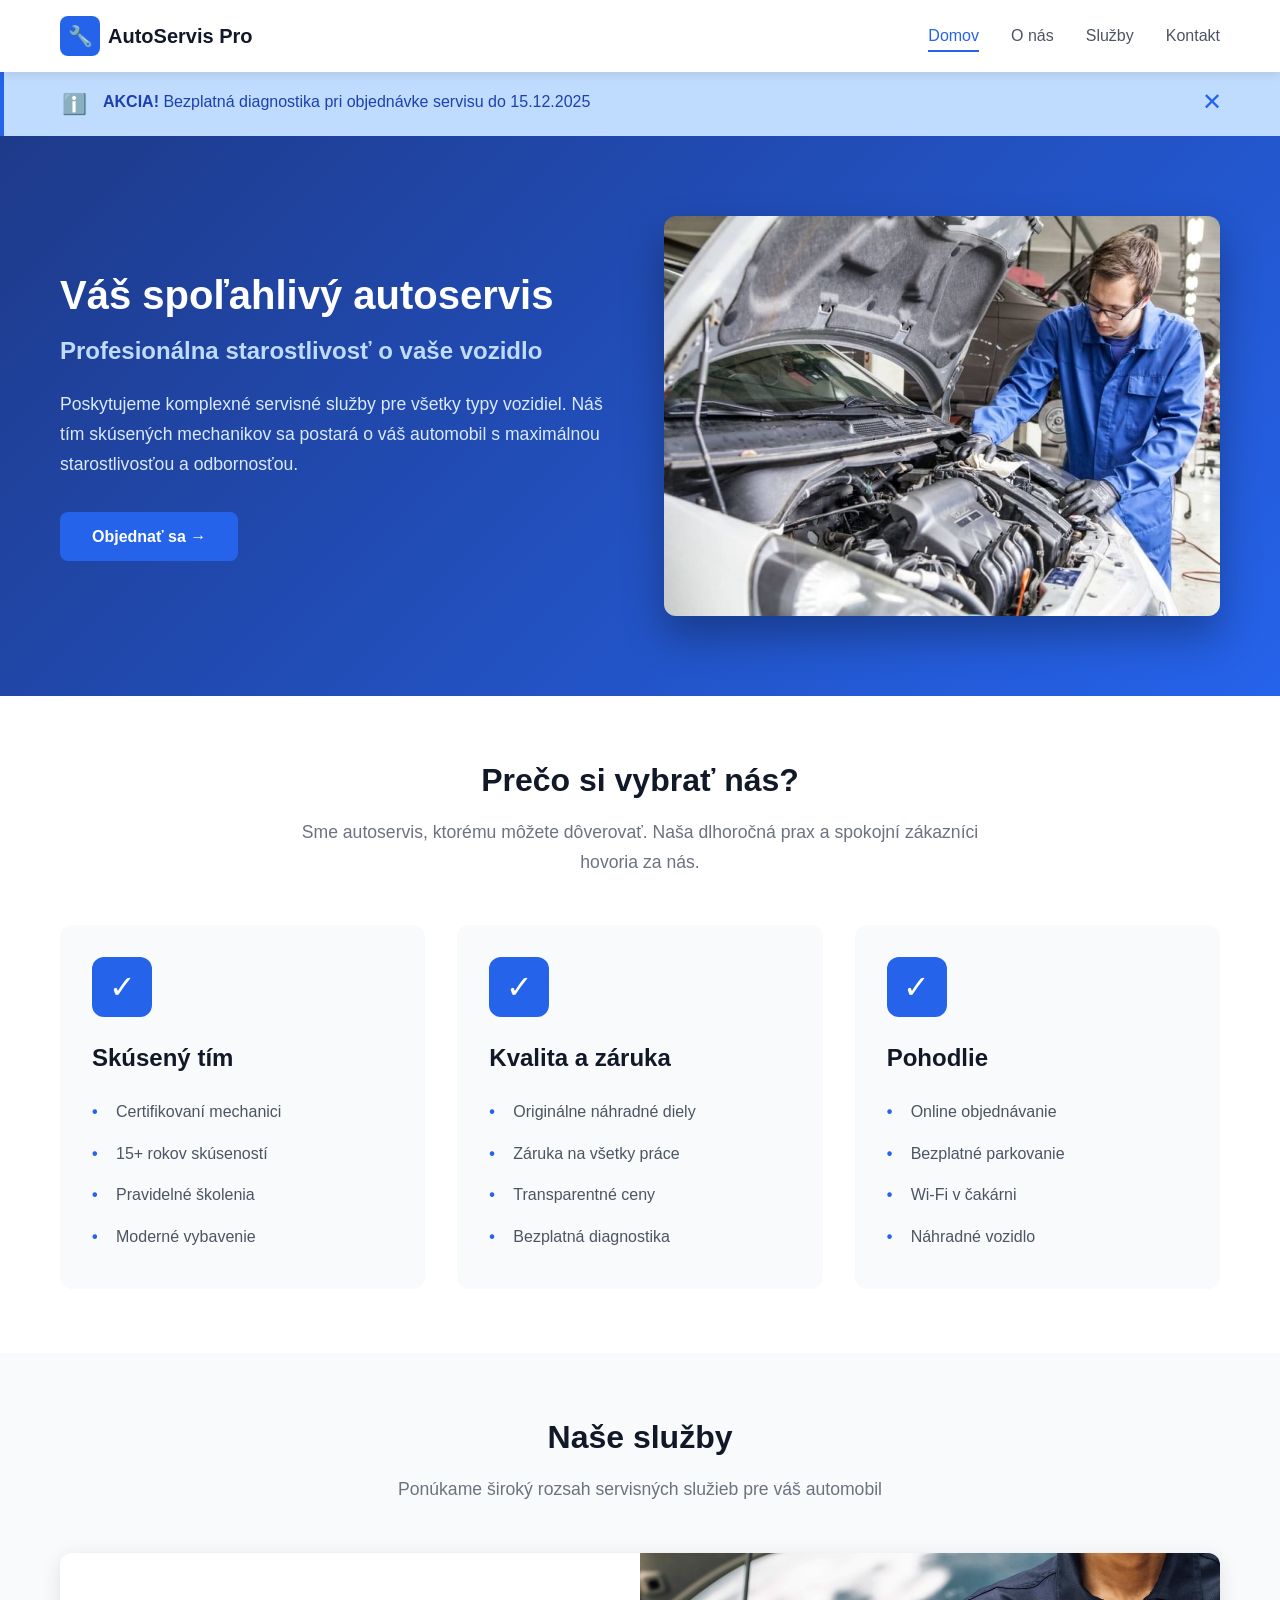
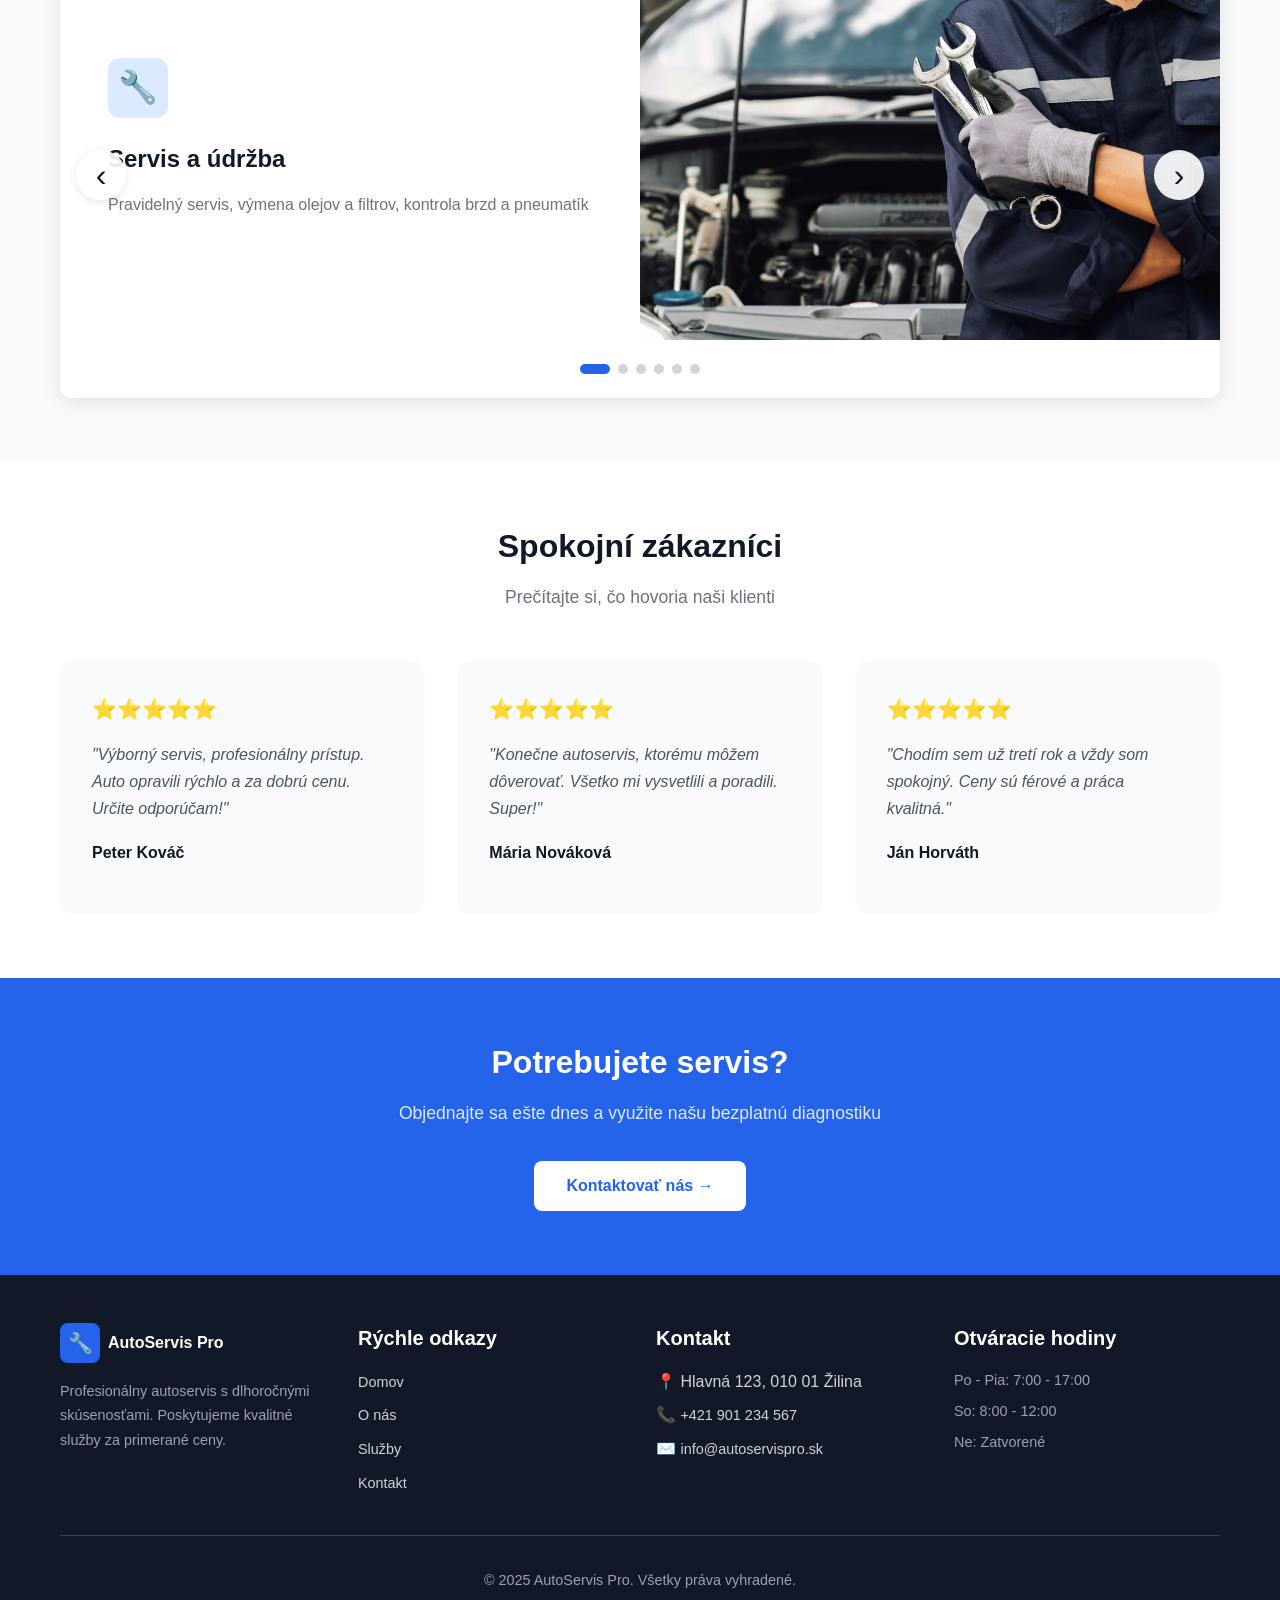
<file: index.html>
<!DOCTYPE html>
<html lang="sk">
<head>
    <meta charset="UTF-8">
    <meta name="viewport" content="width=device-width, initial-scale=1.0">
    
    <!-- Meta značky-->
    <meta name="description" content="AutoServis Pro - profesionálny autoservis v Žiline. Ponúkame komplexné servisné služby, opravy motorov, diagnostiku, servis klimatizácie a mnoho ďalšieho. Férové ceny a záruka kvality.">
    <meta name="keywords" content="autoservis, oprava áut, servis vozidiel, Žilina, diagnostika, oprava motora, výmena oleja, STK, EK, klimatizácia, brzdy, geometria">
    <meta name="author" content="AutoServis Pro">
    
    <title>AutoServis Pro - Profesionálny autoservis Žilina</title>
    
    <!--prepojenie CSS -->
    <link rel="stylesheet" href="css/style.css">
</head>
<body>
    <!--Navigácia (Navbar) -->
    <nav id="navbar" class="navbar">
        <div class="container">
            <div class="nav-wrapper">
                <a href="index.html" class="logo">
                    <div class="logo-icon">🔧</div>
                    <span class="logo-text">AutoServis Pro</span>
                </a>

                <!-- Hlavné menu s odkazmi na stránky -->
                <ul class="nav-menu" id="navMenu">
                    <li><a href="index.html" class="nav-link">Domov</a></li>
                    <li><a href="o_nas.html" class="nav-link">O nás</a></li>
                    <li><a href="sluzby.html" class="nav-link">Služby</a></li>
                    <li><a href="kontakt.html" class="nav-link">Kontakt</a></li>
                </ul>

                <!-- Tlačidlo hamburger menu pre mobilné zariadenia -->
                <button class="hamburger" id="hamburger" aria-label="Toggle menu">
                    <span></span>
                    <span></span>
                    <span></span>
                </button>
            </div>
        </div>
    </nav>

    <!--Alert -->
    <div class="alert" id="alert">
        <div class="container">
            <div class="alert-content">
                <span class="alert-icon">ℹ️</span>
                <p class="alert-text">
                    <strong>AKCIA!</strong> Bezplatná diagnostika pri objednávke servisu do 15.12.2025
                </p>
                <!-- Tlačidlo na zatvorenie upozornenia -->
                <button class="alert-close" id="alertClose" aria-label="Zavrieť upozornenie">✕</button>
            </div>
        </div>
    </div>

    <main>
        <!--Banner s textom-->
        <!-- Rôzne nadpisy (Headings) -->
        <section class="hero">
            <div class="container">
                <div class="hero-content">
                    <div class="hero-text">
                        <h1>Váš spoľahlivý autoservis</h1>
                        <h2>Profesionálna starostlivosť o vaše vozidlo</h2>
                        <p>
                            Poskytujeme komplexné servisné služby pre všetky typy vozidiel.
                            Náš tím skúsených mechanikov sa postará o váš automobil s maximálnou
                            starostlivosťou a odbornosťou.
                        </p>
                        <!-- Tlačidlo s preklikom na inú stránku (styled link) -->
                        <a href="kontakt.html" class="btn btn-primary">
                            Objednať sa →   
                        </a>
                    </div>
                    <!-- Obrázky (Images) -->
                    <div class="hero-image">
                        <img src="img/Mechanik pri práci.jpg" alt="Mechanik pri práci" loading="lazy">
                    </div>
                </div>
            </div>
        </section>
        <section class="features">
            <div class="container">
                <!-- Rôzne nadpisy (Headings) -->
                <div class="section-header">
                    <h2>Prečo si vybrať nás?</h2>
                    <p>Sme autoservis, ktorému môžete dôverovať. Naša dlhoročná prax a spokojní zákazníci hovoria za nás.</p>
                </div>

                <div class="features-grid">
                    <!--Zoznam (Lists) -->
                    <div class="feature-card">
                        <div class="feature-icon">✓</div>
                        <h3>Skúsený tím</h3>
                        <ul class="feature-list">
                            <li>Certifikovaní mechanici</li>
                            <li>15+ rokov skúseností</li>
                            <li>Pravidelné školenia</li>
                            <li>Moderné vybavenie</li>
                        </ul>
                    </div>

                    <div class="feature-card">
                        <div class="feature-icon">✓</div>
                        <h3>Kvalita a záruka</h3>
                        <ul class="feature-list">
                            <li>Originálne náhradné diely</li>
                            <li>Záruka na všetky práce</li>
                            <li>Transparentné ceny</li>
                            <li>Bezplatná diagnostika</li>
                        </ul>
                    </div>

                    <div class="feature-card">
                        <div class="feature-icon">✓</div>
                        <h3>Pohodlie</h3>
                        <ul class="feature-list">
                            <li>Online objednávanie</li>
                            <li>Bezplatné parkovanie</li>
                            <li>Wi-Fi v čakárni</li>
                            <li>Náhradné vozidlo</li>
                        </ul>
                    </div>
                </div>
            </div>
        </section>

        <!-- Slideshow (Carousel) -->
        <section class="carousel-section">
            <div class="container">
                <div class="section-header">
                    <h2>Naše služby</h2>
                    <p>Ponúkame široký rozsah servisných služieb pre váš automobil</p>
                </div>

                <div class="carousel">
                    <div class="carousel-container" id="carouselContainer">
                    </div>
                    <button class="carousel-btn carousel-prev" id="carouselPrev" aria-label="Predchádzajúci slide">‹</button>
                    <button class="carousel-btn carousel-next" id="carouselNext" aria-label="Nasledujúci slide">›</button>
                    <div class="carousel-indicators" id="carouselIndicators">
                    </div>
                </div>
            </div>
        </section>

        <section class="reviews">
            <div class="container">
                <div class="section-header">
                    <h2>Spokojní zákazníci</h2>
                    <p>Prečítajte si, čo hovoria naši klienti</p>
                </div>

                <div class="reviews-grid">
                    <div class="review-card">
                        <div class="rating">⭐⭐⭐⭐⭐</div>
                        <p class="review-text">"Výborný servis, profesionálny prístup. Auto opravili rýchlo a za dobrú cenu. Určite odporúčam!"</p>
                        <p class="review-author">Peter Kováč</p>
                    </div>
                    <div class="review-card">
                        <div class="rating">⭐⭐⭐⭐⭐</div>
                        <p class="review-text">"Konečne autoservis, ktorému môžem dôverovať. Všetko mi vysvetlili a poradili. Super!"</p>
                        <p class="review-author">Mária Nováková</p>
                    </div>
                    <div class="review-card">
                        <div class="rating">⭐⭐⭐⭐⭐</div>
                        <p class="review-text">"Chodím sem už tretí rok a vždy som spokojný. Ceny sú férové a práca kvalitná."</p>
                        <p class="review-author">Ján Horváth</p>
                    </div>
                </div>
            </div>
        </section>
        <section class="cta">
            <div class="container">
                <h2>Potrebujete servis?</h2>
                <p>Objednajte sa ešte dnes a využite našu bezplatnú diagnostiku</p>
                <!-- Tlačidlo s preklikom na inú stránku (styled link) -->
                <a href="kontakt.html" class="btn btn-white">Kontaktovať nás →</a>
            </div>
        </section>
    </main>

    <!--Footer -->
    <footer class="footer">
        <div class="container">
            <div class="footer-grid">
                <div class="footer-col">
                    <div class="footer-logo">
                        <div class="logo-icon">🔧</div>
                        <span>AutoServis Pro</span>
                    </div>
                    <p>Profesionálny autoservis s dlhoročnými skúsenosťami. Poskytujeme kvalitné služby za primerané ceny.</p>
                </div>

                <div class="footer-col">
                    <h4>Rýchle odkazy</h4>
                    <ul class="footer-links">
                        <li><a href="index.html">Domov</a></li>
                        <li><a href="o_nas.html">O nás</a></li>
                        <li><a href="sluzby.html">Služby</a></li>
                        <li><a href="kontakt.html">Kontakt</a></li>
                    </ul>
                </div>
                <div class="footer-col">
                    <h4>Kontakt</h4>
                    <ul class="footer-contact">
                        <li>📍 Hlavná 123, 010 01 Žilina</li>   
                        <li>📞 <a href="tel:+421901234567">+421 901 234 567</a></li>
                        <li>✉️ <a href="mailto:info@autoservispro.sk">info@autoservispro.sk</a></li>
                    </ul>
                </div>

                <div class="footer-col">
                    <h4>Otváracie hodiny</h4>
                    <ul class="footer-hours">
                        <li>Po - Pia: 7:00 - 17:00</li>
                        <li>So: 8:00 - 12:00</li>
                        <li>Ne: Zatvorené</li>
                    </ul>
                </div>
            </div>

            <div class="footer-bottom">
                <p>&copy; 2025 AutoServis Pro. Všetky práva vyhradené.</p>
            </div>
        </div>
    </footer>

    <script src="js/app.js"></script>
</body>
</html>
</file>
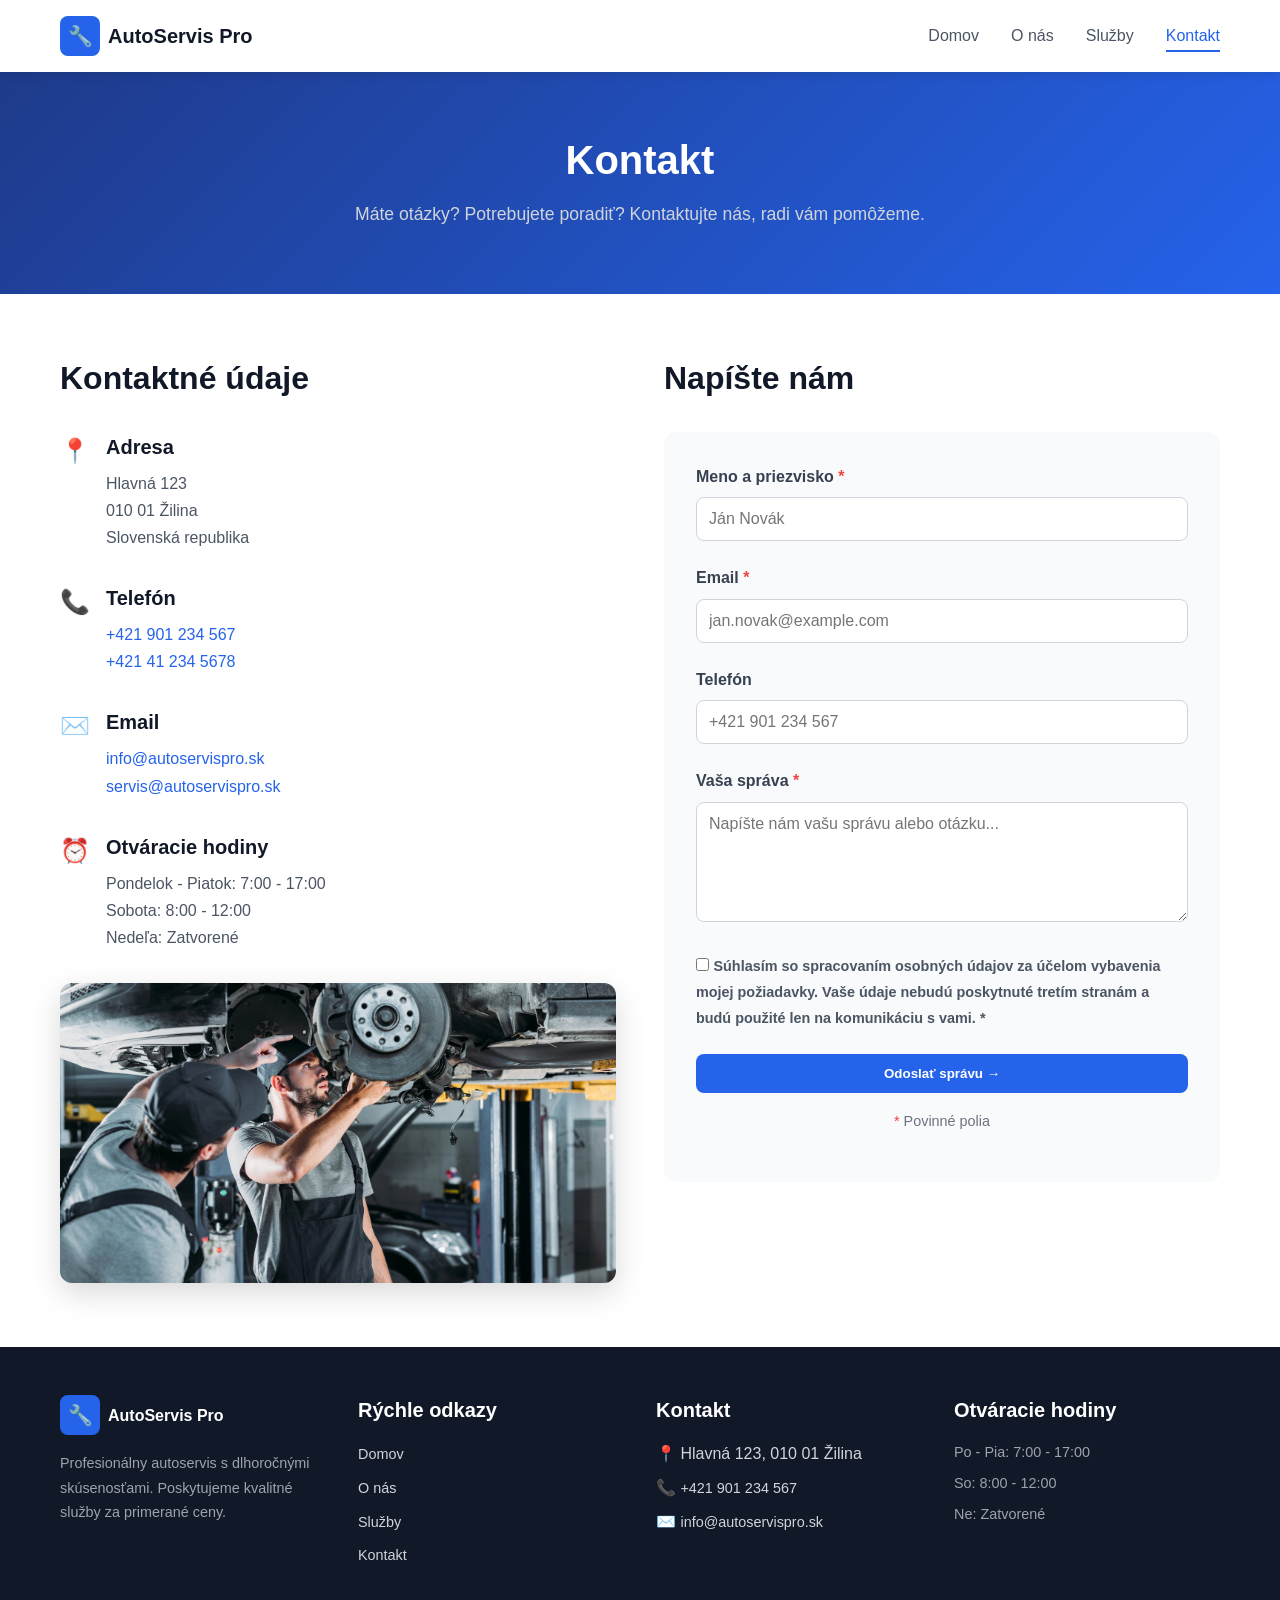
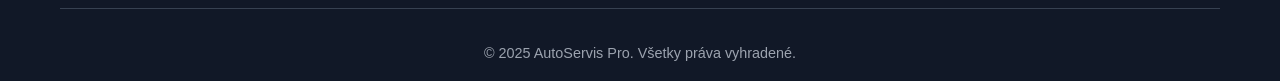
<file: kontakt.html>
<!DOCTYPE html>
<html lang="sk">
<head>
    <meta charset="UTF-8">
    <meta name="viewport" content="width=device-width, initial-scale=1.0">
    
    <!-- Meta značky-->
    <meta name="description" content="Kontakt - AutoServis Pro. Kontaktujte nás na +421 901 234 567 alebo info@autoservispro.sk. Nájdete nás na Hlavná 123, Žilina.">
    <meta name="keywords" content="kontakt, autoservis žilina, telefón, email, adresa, objednávka, formulár">
    <meta name="author" content="AutoServis Pro">
    
    <title>Kontakt - AutoServis Pro</title>
    
    <!-- prepojenie css -->
    <link rel="stylesheet" href="css/style.css">
</head>
<body>
    <!--Navigácia (Navbar) -->
    <nav id="navbar" class="navbar">
        <div class="container">
            <div class="nav-wrapper">
                <a href="index.html" class="logo">
                    <div class="logo-icon">🔧</div>
                    <span class="logo-text">AutoServis Pro</span>
                </a>

                <ul class="nav-menu" id="navMenu">
                    <li><a href="index.html" class="nav-link">Domov</a></li>
                    <li><a href="o_nas.html" class="nav-link">O nás</a></li>
                    <li><a href="sluzby.html" class="nav-link">Služby</a></li>
                    <li><a href="kontakt.html" class="nav-link">Kontakt</a></li>
                </ul>

                <button class="hamburger" id="hamburger" aria-label="Toggle menu">
                    <span></span>
                    <span></span>
                    <span></span>
                </button>
            </div>
        </div>
    </nav>

    <main>
        <!--Banner s textom (Page header) -->
        <!-- Rôzne nadpisy (Headings) -->
        <section class="page-header page-header-blue">
            <div class="container">
                <h1>Kontakt</h1>
                <p>Máte otázky? Potrebujete poradiť? Kontaktujte nás, radi vám pomôžeme.</p>
            </div>
        </section>

        <!-- Sekcia s kontaktnými informáciami a formulárom -->
        <section class="contact-section">
            <div class="container">
                <div class="contact-grid">
                    <div class="contact-info">
                        <h2>Kontaktné údaje</h2>
                        <div class="contact-item">
                            <div class="contact-icon">📍</div>
                            <div>
                                <h4>Adresa</h4>
                                <p>Hlavná 123<br>010 01 Žilina<br>Slovenská republika</p>
                            </div>
                        </div>

                        <!-- Odkaz na email a telefón (mailto / tel) -->
                        <div class="contact-item">
                            <div class="contact-icon">📞</div>
                            <div>
                                <h4>Telefón</h4>
                                <p><a href="tel:+421901234567">+421 901 234 567</a></p>
                                <p><a href="tel:+421412345678">+421 41 234 5678</a></p>
                            </div>
                        </div>

                        <div class="contact-item">
                            <div class="contact-icon">✉️</div>
                            <div>
                                <h4>Email</h4>
                                <p><a href="mailto:info@autoservispro.sk">info@autoservispro.sk</a></p>
                                <p><a href="mailto:servis@autoservispro.sk">servis@autoservispro.sk</a></p>
                            </div>
                        </div>

                        <div class="contact-item">
                            <div class="contact-icon">⏰</div>
                            <div>
                                <h4>Otváracie hodiny</h4>
                                <p>
                                    Pondelok - Piatok: 7:00 - 17:00<br>
                                    Sobota: 8:00 - 12:00<br>
                                    Nedeľa: Zatvorené
                                </p>
                            </div>
                        </div>

                        <!--Obrázky (Images) -->
                        <div class="contact-image">
                            <img src="img/oprava vozidla kontakt.jpg" alt="AutoServis Pro" loading="lazy">
                        </div>
                    </div>
                    <div class="contact-form-wrapper">
                        <h2>Napíšte nám</h2>
                        
                        <!--Formulár (Form) -->
                        <form id="contactForm" class="contact-form" novalidate>
                            <!-- Pole pre meno a priezvisko -->
                            <div class="form-group">
                                <label for="name">Meno a priezvisko <span class="required">*</span></label>
                                <input 
                                    type="text" 
                                    id="name" 
                                    name="name" 
                                    placeholder="Ján Novák"
                                    required
                                >
                                <span class="error-message" id="nameError"></span>
                            </div>

                            <!-- Pole pre emailovú adresu -->
                            <div class="form-group">
                                <label for="email">Email <span class="required">*</span></label>
                                <input 
                                    type="email" 
                                    id="email" 
                                    name="email" 
                                    placeholder="jan.novak@example.com"
                                    required
                                >
                                <span class="error-message" id="emailError"></span>
                            </div>

                            <!-- Pole pre telefónne číslo (voliteľné) -->
                            <div class="form-group">
                                <label for="phone">Telefón</label>
                                <input 
                                    type="tel" 
                                    id="phone" 
                                    name="phone" 
                                    placeholder="+421 901 234 567"
                                >
                            </div>

                            <!-- Pole pre správu -->
                            <div class="form-group">
                                <label for="message">Vaša správa <span class="required">*</span></label>
                                <textarea 
                                    id="message" 
                                    name="message" 
                                    rows="5" 
                                    placeholder="Napíšte nám vašu správu alebo otázku..."
                                    required
                                ></textarea>
                                <span class="error-message" id="messageError"></span>
                            </div>

                            <!-- checkbox -->
                            <div class="form-group checkbox-group">
                                <label class="checkbox-label">
                                    <input 
                                        type="checkbox" 
                                        id="consent" 
                                        name="consent"
                                        required
                                    >
                                    <span>
                                        Súhlasím so spracovaním osobných údajov za účelom vybavenia mojej požiadavky. 
                                        Vaše údaje nebudú poskytnuté tretím stranám a budú použité len na komunikáciu s vami.
                                        <span class="required">*</span>
                                    </span>
                                </label>
                                <span class="error-message" id="consentError"></span>
                            </div>

                            <!-- Tlačidlo na odoslanie formulára -->
                            <button type="submit" class="btn btn-primary btn-full">
                                Odoslať správu →
                            </button>

                            <p class="form-note"><span class="required">*</span> Povinné polia</p>
                        </form>
                    </div>
                </div>
            </div>
        </section>
    </main>

    <!-- Footer -->
    <footer class="footer">
        <div class="container">
            <div class="footer-grid">
                <div class="footer-col">
                    <div class="footer-logo">
                        <div class="logo-icon">🔧</div>
                        <span>AutoServis Pro</span>
                    </div>
                    <p>Profesionálny autoservis s dlhoročnými skúsenosťami. Poskytujeme kvalitné služby za primerané ceny.</p>
                </div>

                <div class="footer-col">
                    <h4>Rýchle odkazy</h4>
                    <ul class="footer-links">
                        <li><a href="index.html">Domov</a></li>
                        <li><a href="o_nas.html">O nás</a></li>
                        <li><a href="sluzby.html">Služby</a></li>
                        <li><a href="kontakt.html">Kontakt</a></li>
                    </ul>
                </div>

                <div class="footer-col">
                    <h4>Kontakt</h4>
                    <ul class="footer-contact">
                        <li>📍 Hlavná 123, 010 01 Žilina</li>
                        <li>📞 <a href="tel:+421901234567">+421 901 234 567</a></li>
                        <li>✉️ <a href="mailto:info@autoservispro.sk">info@autoservispro.sk</a></li>
                    </ul>
                </div>

                <div class="footer-col">
                    <h4>Otváracie hodiny</h4>
                    <ul class="footer-hours">
                        <li>Po - Pia: 7:00 - 17:00</li>
                        <li>So: 8:00 - 12:00</li>
                        <li>Ne: Zatvorené</li>
                    </ul>
                </div>
            </div>

            <div class="footer-bottom">
                <p>&copy; 2025 AutoServis Pro. Všetky práva vyhradené.</p>
            </div>
        </div>
    </footer>
    <script src="js/app.js"></script>
</body>
</html>
</file>
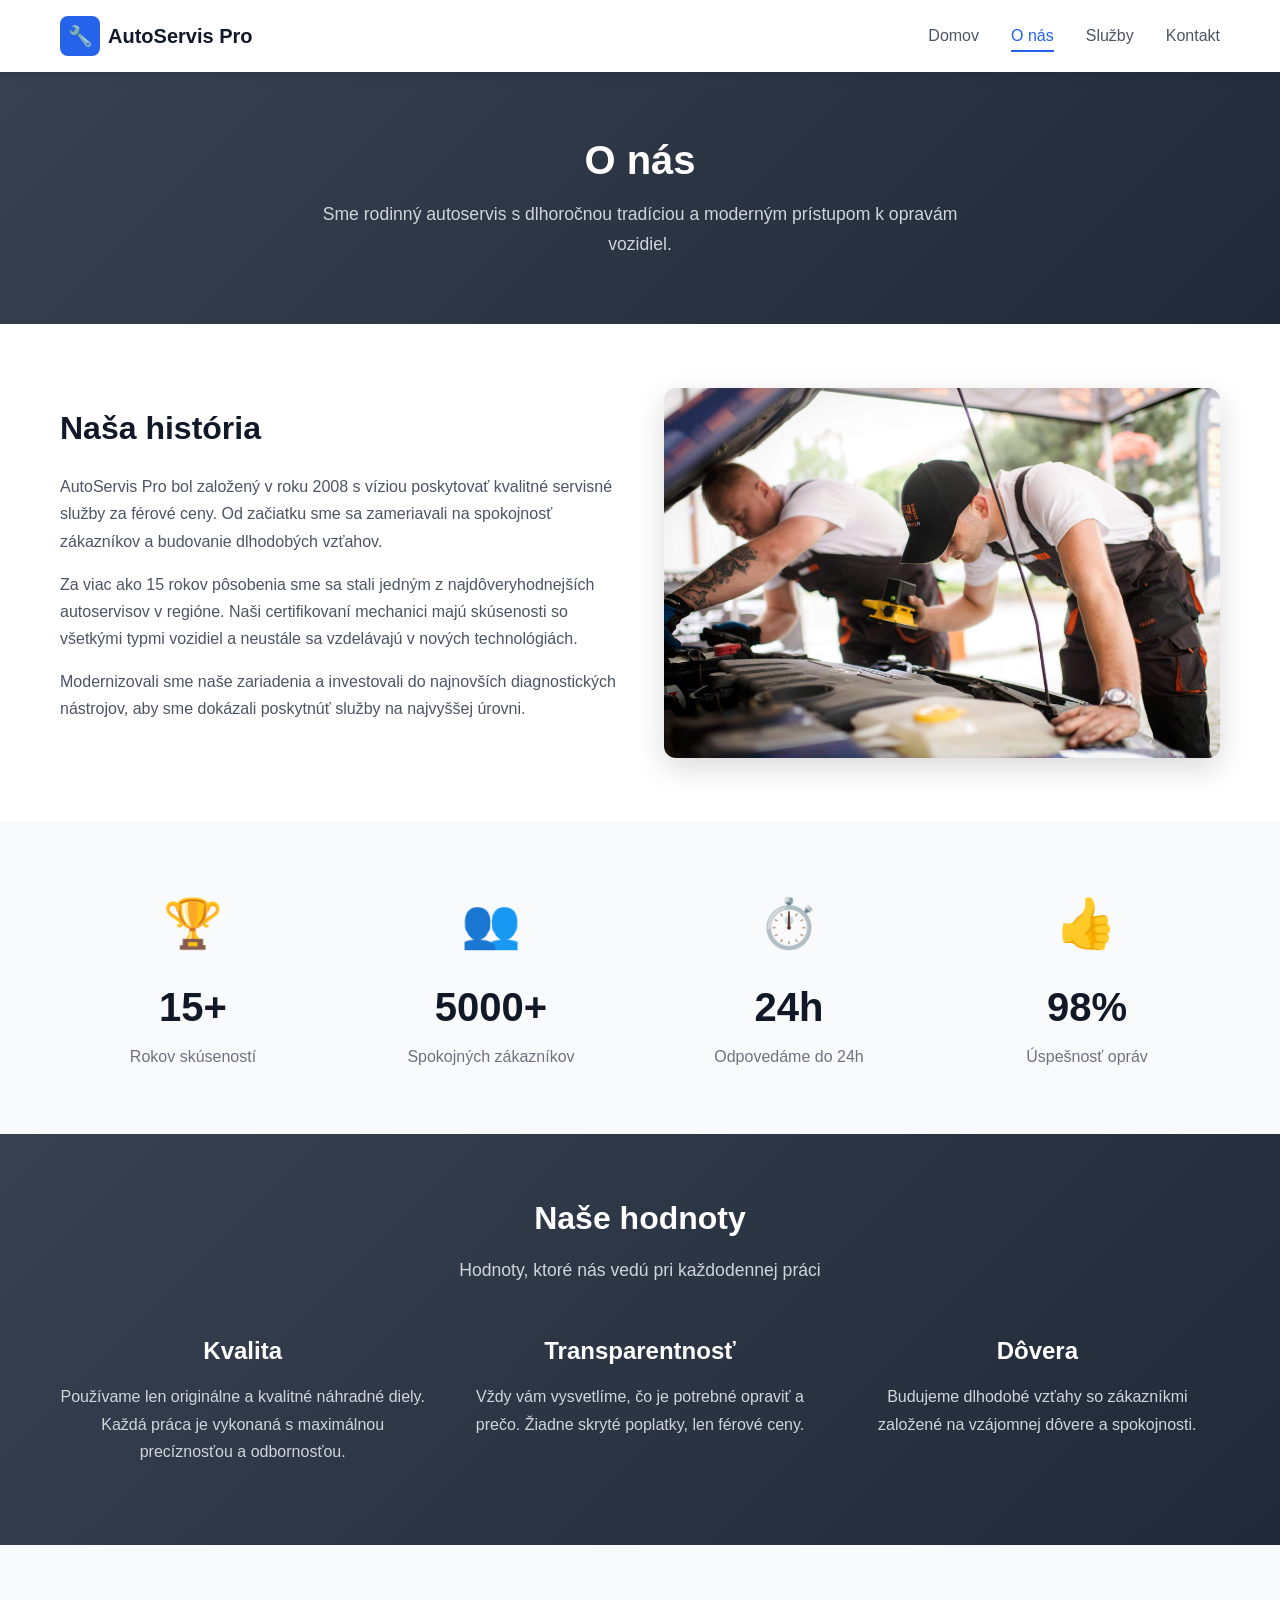
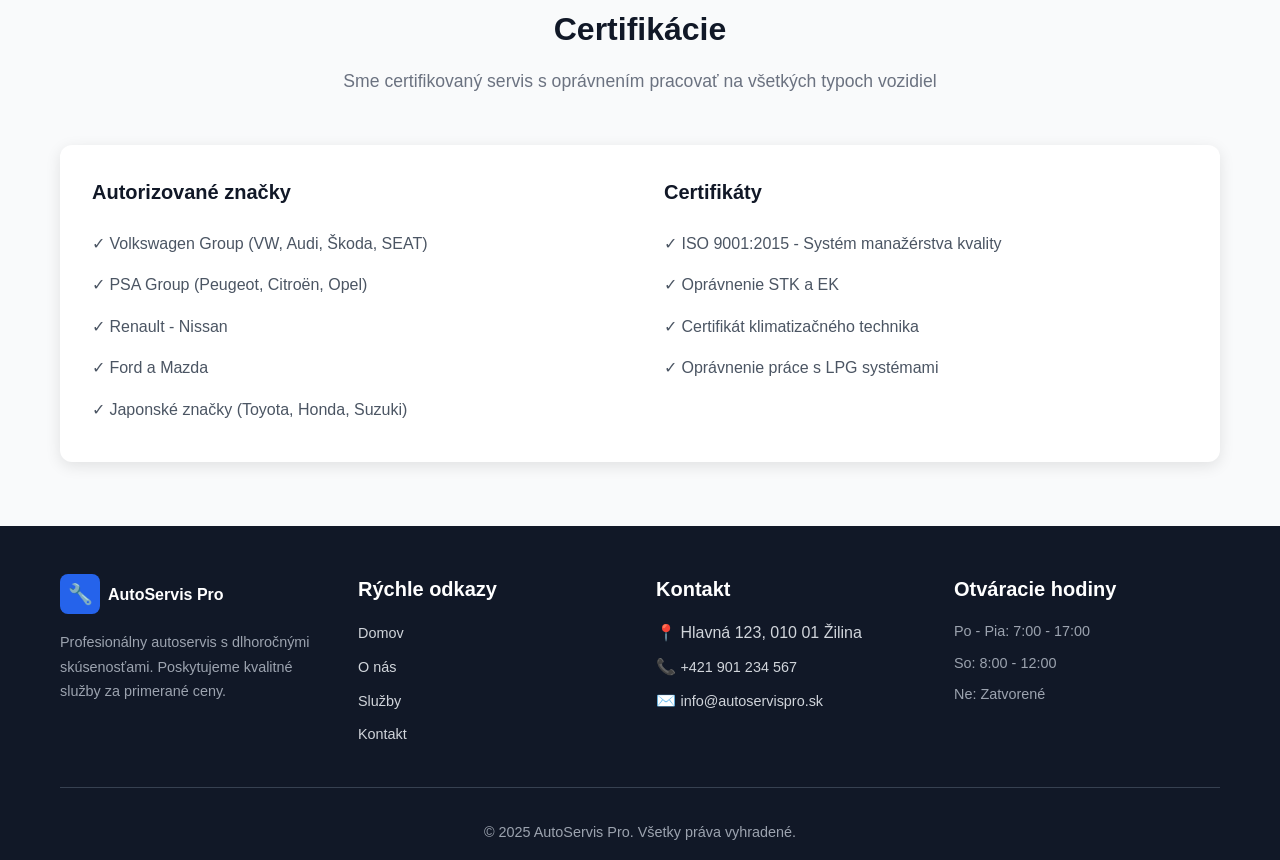
<file: o_nas.html>
<!DOCTYPE html>
<html lang="sk">
<head>
    <meta charset="UTF-8">
    <meta name="viewport" content="width=device-width, initial-scale=1.0">
    
    <!-- Meta značky -->
    <meta name="description" content="O nás - AutoServis Pro. Rodinný autoservis s viac ako 15 rokmi skúseností. Certifikovaní mechanici a moderné vybavenie.">
    <meta name="keywords" content="o nás, autoservis žilina, história, tím mechanikov, certifikácie">
    <meta name="author" content="AutoServis Pro">
    
    <title>O nás - AutoServis Pro</title>
    
    <link rel="stylesheet" href="css/style.css">
</head>
<body>
    <!-- Navigácia (navbar) -->
    <nav id="navbar" class="navbar">
        <div class="container">
            <div class="nav-wrapper">
                <a href="index.html" class="logo">
                    <div class="logo-icon">🔧</div>
                    <span class="logo-text">AutoServis Pro</span>
                </a>

                <ul class="nav-menu" id="navMenu">
                    <li><a href="index.html" class="nav-link">Domov</a></li>
                    <li><a href="o_nas.html" class="nav-link">O nás</a></li>
                    <li><a href="sluzby.html" class="nav-link">Služby</a></li>
                    <li><a href="kontakt.html" class="nav-link">Kontakt</a></li>
                </ul>

                <button class="hamburger" id="hamburger" aria-label="Toggle menu">
                    <span></span>
                    <span></span>
                    <span></span>
                </button>
            </div>
        </div>
    </nav>

    <main>

        <!-- Banner s textom (Page header) -->
        <!--  Rôzne nadpisy (Headings) -->
        <section class="page-header">
            <div class="container">
                <h1>O nás</h1>
                <p>Sme rodinný autoservis s dlhoročnou tradíciou a moderným prístupom k opravám vozidiel.</p>
            </div>
        </section>

        <section class="about-story">
            <div class="container">
                <div class="two-col-layout">
                    <div class="col-text">
                        <h2>Naša história</h2>
                        <p>
                            AutoServis Pro bol založený v roku 2008 s víziou poskytovať kvalitné
                            servisné služby za férové ceny. Od začiatku sme sa zameriavali na
                            spokojnosť zákazníkov a budovanie dlhodobých vzťahov.
                        </p>
                        <p>
                            Za viac ako 15 rokov pôsobenia sme sa stali jedným z najdôveryhodnejších
                            autoservisov v regióne. Naši certifikovaní mechanici majú skúsenosti
                            so všetkými typmi vozidiel a neustále sa vzdelávajú v nových
                            technológiách.
                        </p>
                        <p>
                            Modernizovali sme naše zariadenia a investovali do najnovších
                            diagnostických nástrojov, aby sme dokázali poskytnúť služby na
                            najvyššej úrovni.
                        </p>
                    </div>
                    <!--Obrázky (Images) -->
                    <div class="col-image">
                        <img src="img/Teamová práca.jpg" alt="Náš tím" loading="lazy">
                    </div>
                </div>
            </div>
        </section>

        <section class="stats">
            <div class="container">
                <div class="stats-grid">
                    <div class="stat-card">
                        <div class="stat-icon">🏆</div>
                        <h3 class="stat-number">15+</h3>
                        <p>Rokov skúseností</p>
                    </div>
                    <div class="stat-card">
                        <div class="stat-icon">👥</div>
                        <h3 class="stat-number">5000+</h3>
                        <p>Spokojných zákazníkov</p>
                    </div>
                    <div class="stat-card">
                        <div class="stat-icon">⏱️</div>
                        <h3 class="stat-number">24h</h3>
                        <p>Odpovedáme do 24h</p>
                    </div>
                    <div class="stat-card">
                        <div class="stat-icon">👍</div>
                        <h3 class="stat-number">98%</h3>
                        <p>Úspešnosť opráv</p>
                    </div>
                </div>
            </div>
        </section>

        <section class="values">
            <div class="container">
                <div class="section-header">
                    <h2>Naše hodnoty</h2>
                    <p>Hodnoty, ktoré nás vedú pri každodennej práci</p>
                </div>

                <div class="values-grid">
                    <div class="value-card">
                        <h3>Kvalita</h3>
                        <p>Používame len originálne a kvalitné náhradné diely. Každá práca je vykonaná s maximálnou precíznosťou a odbornosťou.</p>
                    </div>
                    <div class="value-card">
                        <h3>Transparentnosť</h3>
                        <p>Vždy vám vysvetlíme, čo je potrebné opraviť a prečo. Žiadne skryté poplatky, len férové ceny.</p>
                    </div>
                    <div class="value-card">
                        <h3>Dôvera</h3>
                        <p>Budujeme dlhodobé vzťahy so zákazníkmi založené na vzájomnej dôvere a spokojnosti.</p>
                    </div>
                </div>
            </div>
        </section>

        <section class="certifications">
            <div class="container">
                <div class="section-header">
                    <h2>Certifikácie</h2>
                    <p>Sme certifikovaný servis s oprávnením pracovať na všetkých typoch vozidiel</p>
                </div>

                <div class="cert-box">
                    <div class="cert-grid">
                        <div class="cert-col">
                            <h4>Autorizované značky</h4>
                            <!-- Zoznam (Lists) -->
                            <ul class="cert-list">
                                <li>✓ Volkswagen Group (VW, Audi, Škoda, SEAT)</li>
                                <li>✓ PSA Group (Peugeot, Citroën, Opel)</li>
                                <li>✓ Renault - Nissan</li>
                                <li>✓ Ford a Mazda</li>
                                <li>✓ Japonské značky (Toyota, Honda, Suzuki)</li>
                            </ul>
                        </div>
                        <div class="cert-col">
                            <h4>Certifikáty</h4>
                            <ul class="cert-list">
                                <li>✓ ISO 9001:2015 - Systém manažérstva kvality</li>
                                <li>✓ Oprávnenie STK a EK</li>
                                <li>✓ Certifikát klimatizačného technika</li>
                                <li>✓ Oprávnenie práce s LPG systémami</li>
                            </ul>
                        </div>
                    </div>
                </div>
            </div>
        </section>
    </main>

    <!--Footer -->
    <footer class="footer">
        <div class="container">
            <div class="footer-grid">
                <div class="footer-col">
                    <div class="footer-logo">
                        <div class="logo-icon">🔧</div>
                        <span>AutoServis Pro</span>
                    </div>
                    <p>Profesionálny autoservis s dlhoročnými skúsenosťami. Poskytujeme kvalitné služby za primerané ceny.</p>
                </div>

                <div class="footer-col">
                    <h4>Rýchle odkazy</h4>
                    <ul class="footer-links">
                        <li><a href="index.html">Domov</a></li>
                        <li><a href="o_nas.html">O nás</a></li>
                        <li><a href="sluzby.html">Služby</a></li>
                        <li><a href="kontakt.html">Kontakt</a></li>
                    </ul>
                </div>

                <div class="footer-col">
                    <h4>Kontakt</h4>
                    <!--  Odkaz na email a telefón (mailto / tel) -->
                    <ul class="footer-contact">
                        <li>📍 Hlavná 123, 010 01 Žilina</li>
                        <li>📞 <a href="tel:+421901234567">+421 901 234 567</a></li>
                        <li>✉️ <a href="mailto:info@autoservispro.sk">info@autoservispro.sk</a></li>
                    </ul>
                </div>

                <div class="footer-col">
                    <h4>Otváracie hodiny</h4>
                    <ul class="footer-hours">
                        <li>Po - Pia: 7:00 - 17:00</li>
                        <li>So: 8:00 - 12:00</li>
                        <li>Ne: Zatvorené</li>
                    </ul>
                </div>
            </div>

            <div class="footer-bottom">
                <p>&copy; 2025 AutoServis Pro. Všetky práva vyhradené.</p>
            </div>
        </div>
    </footer>

    <script src="js/app.js"></script>
</body>
</html>
</file>
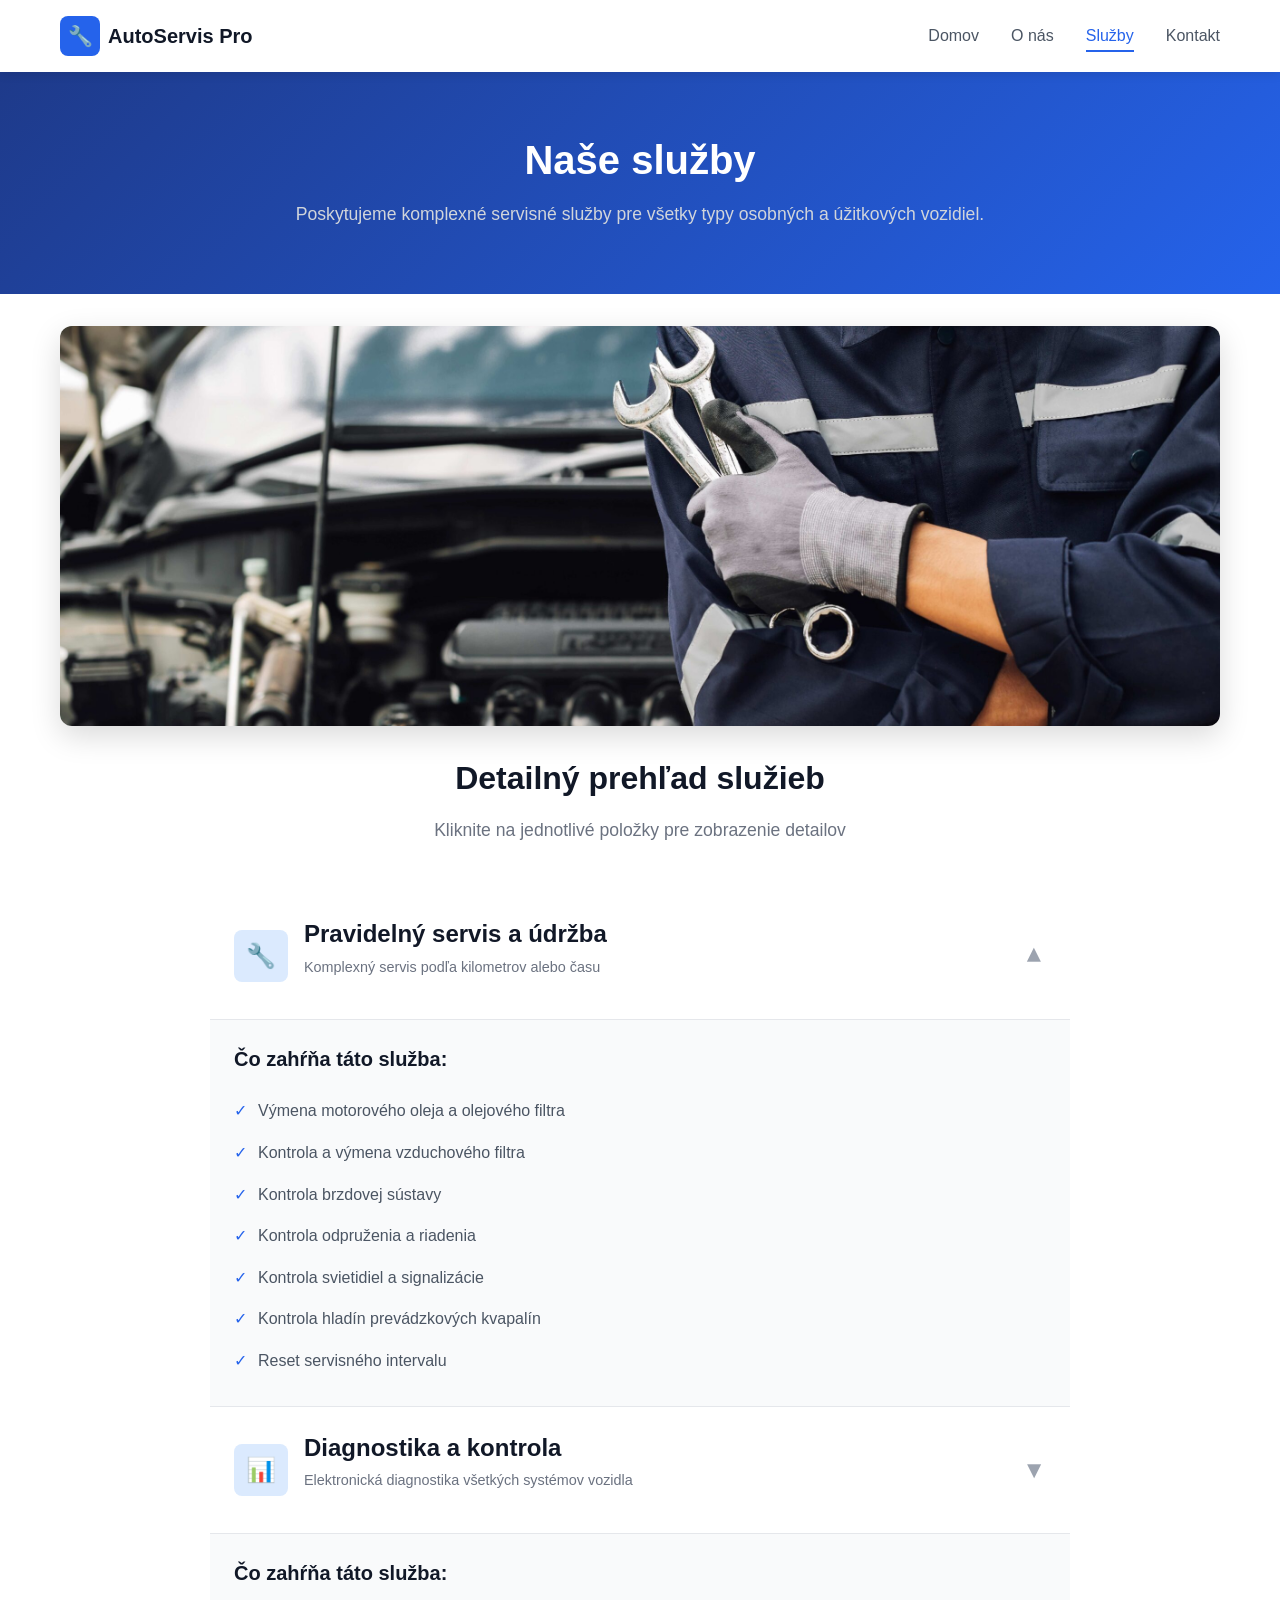
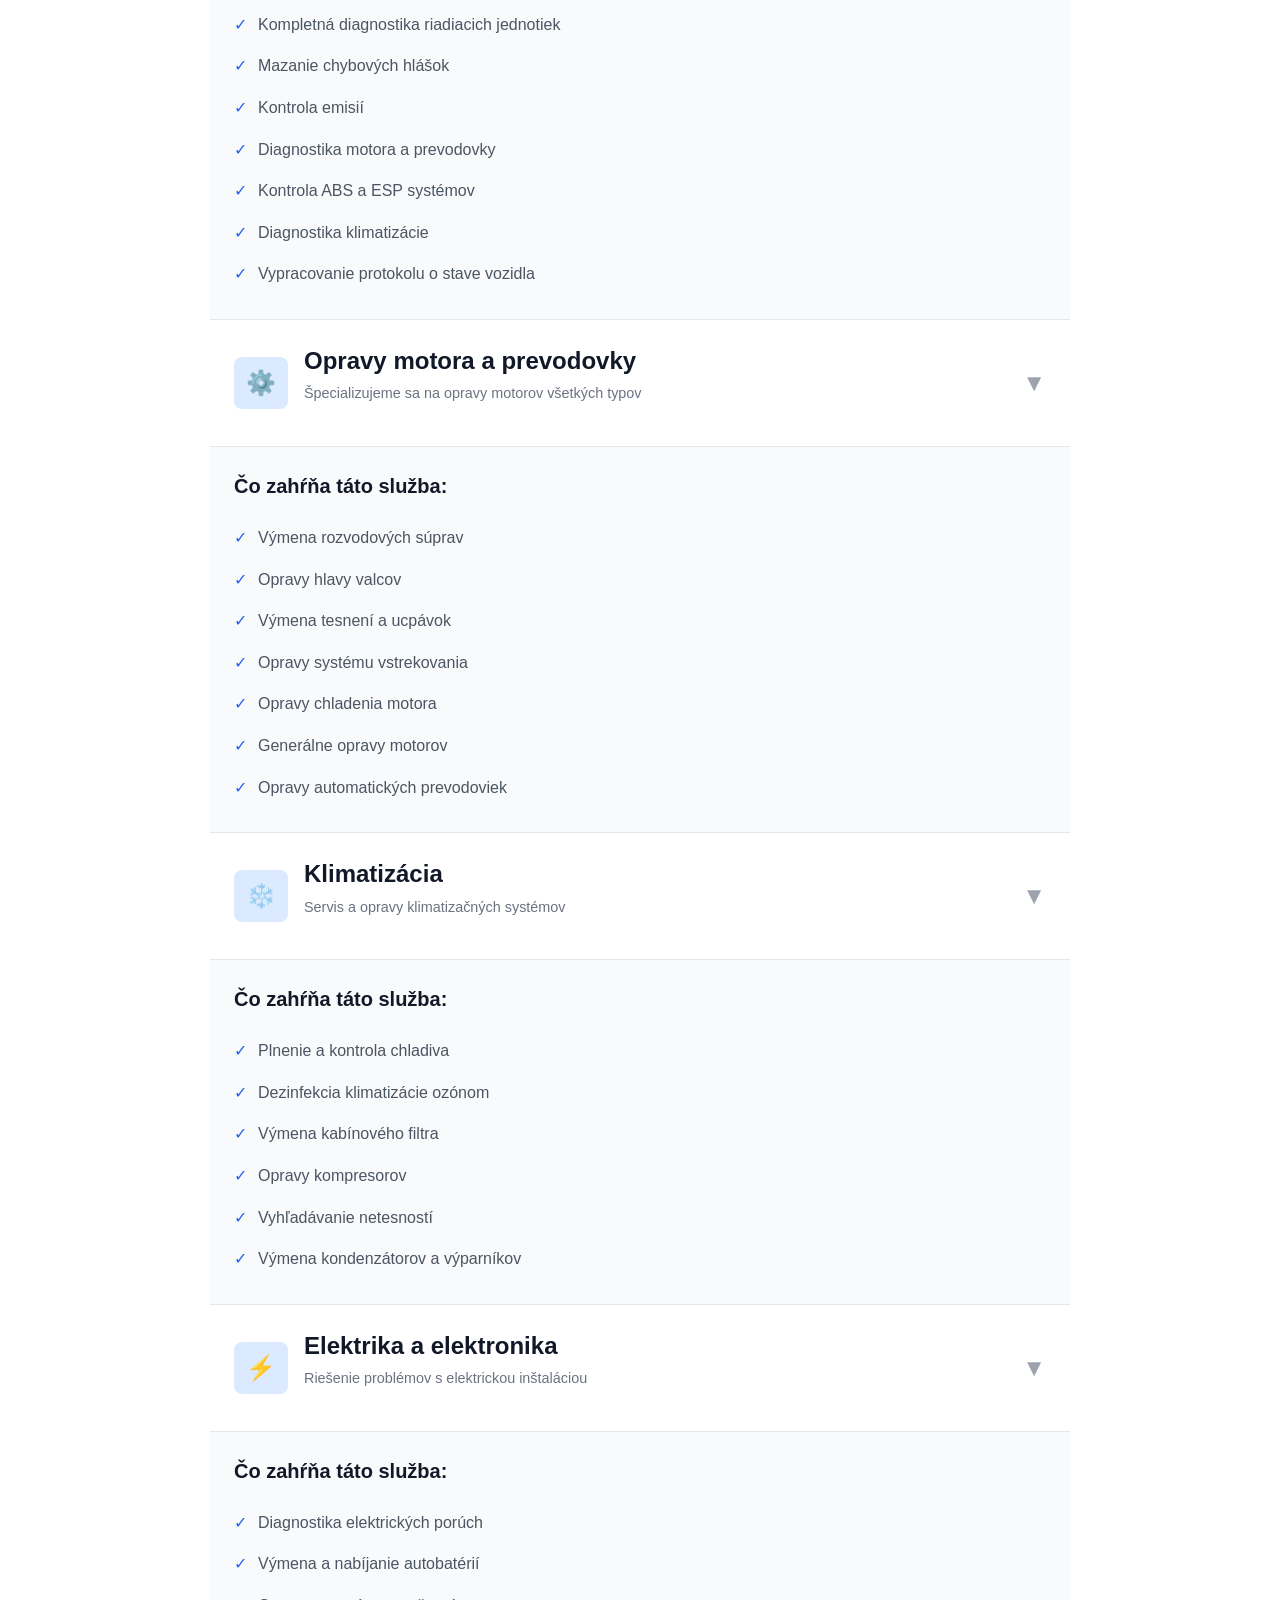
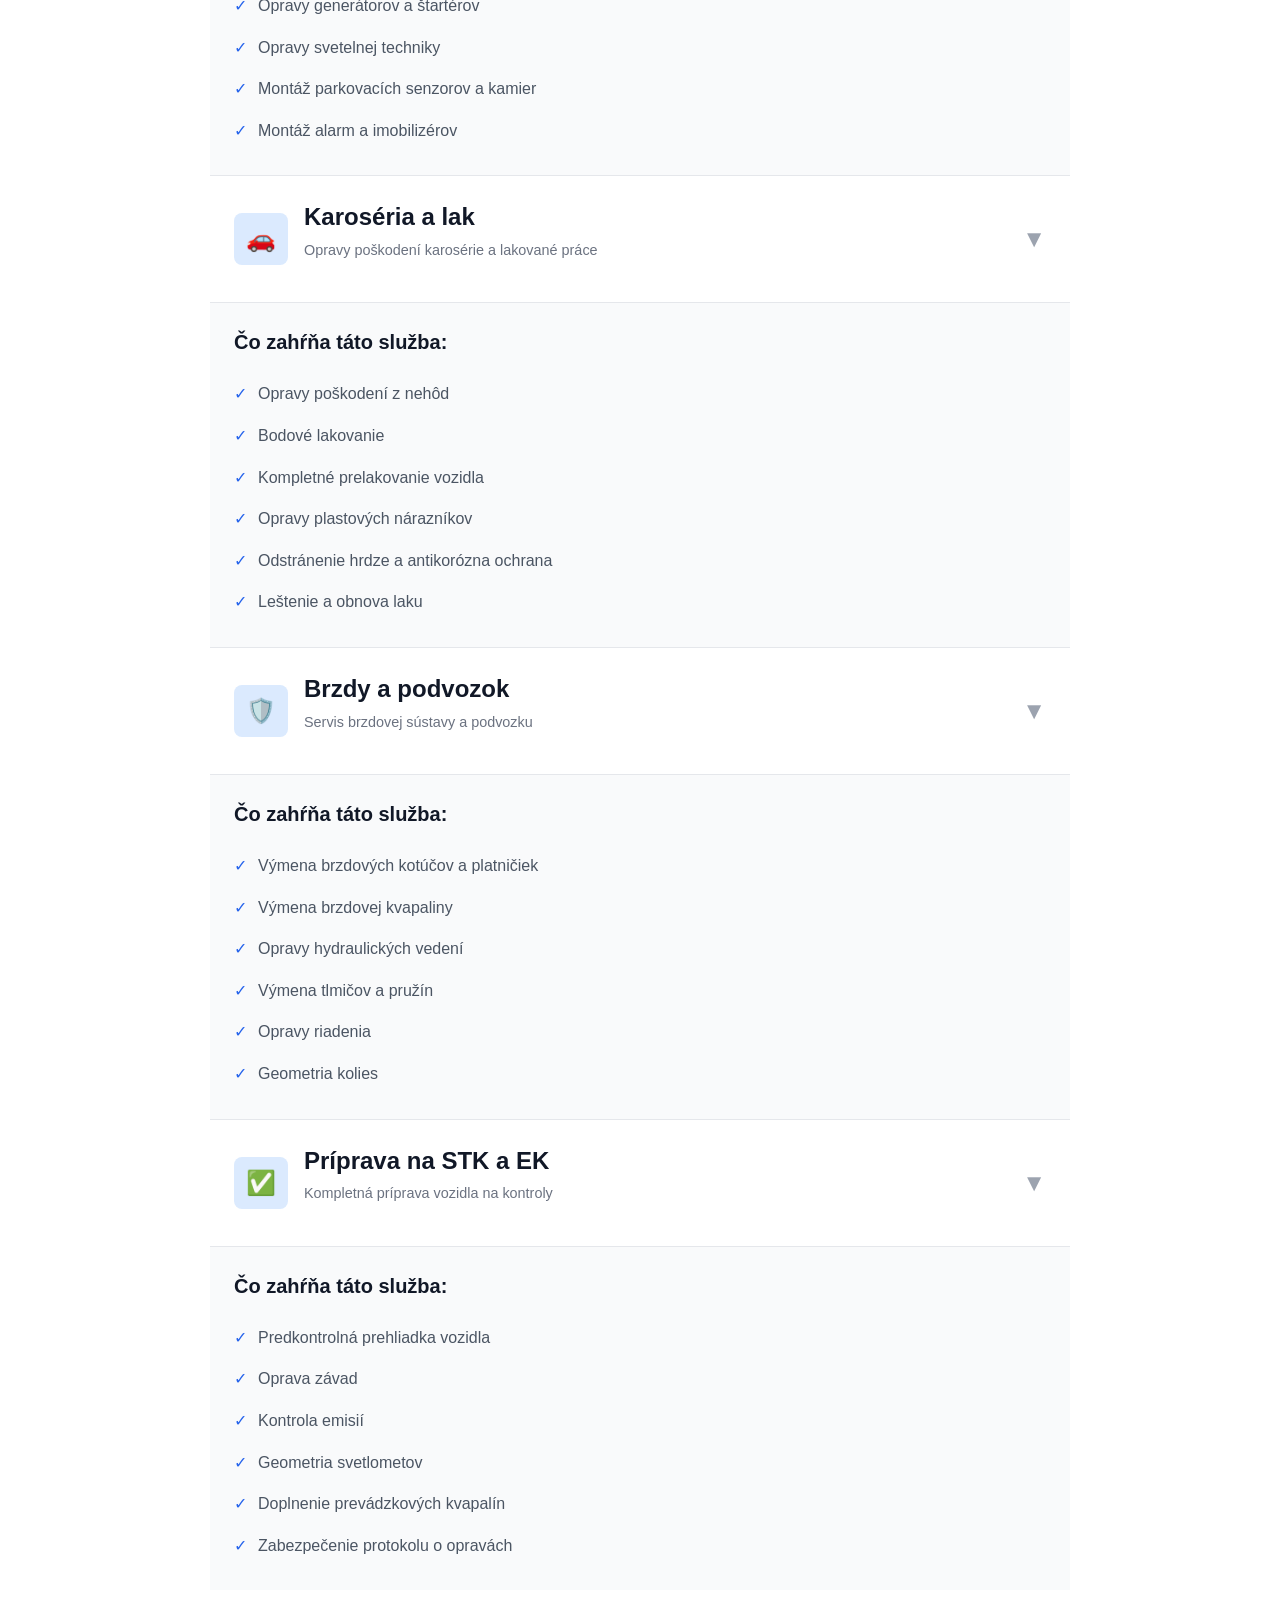
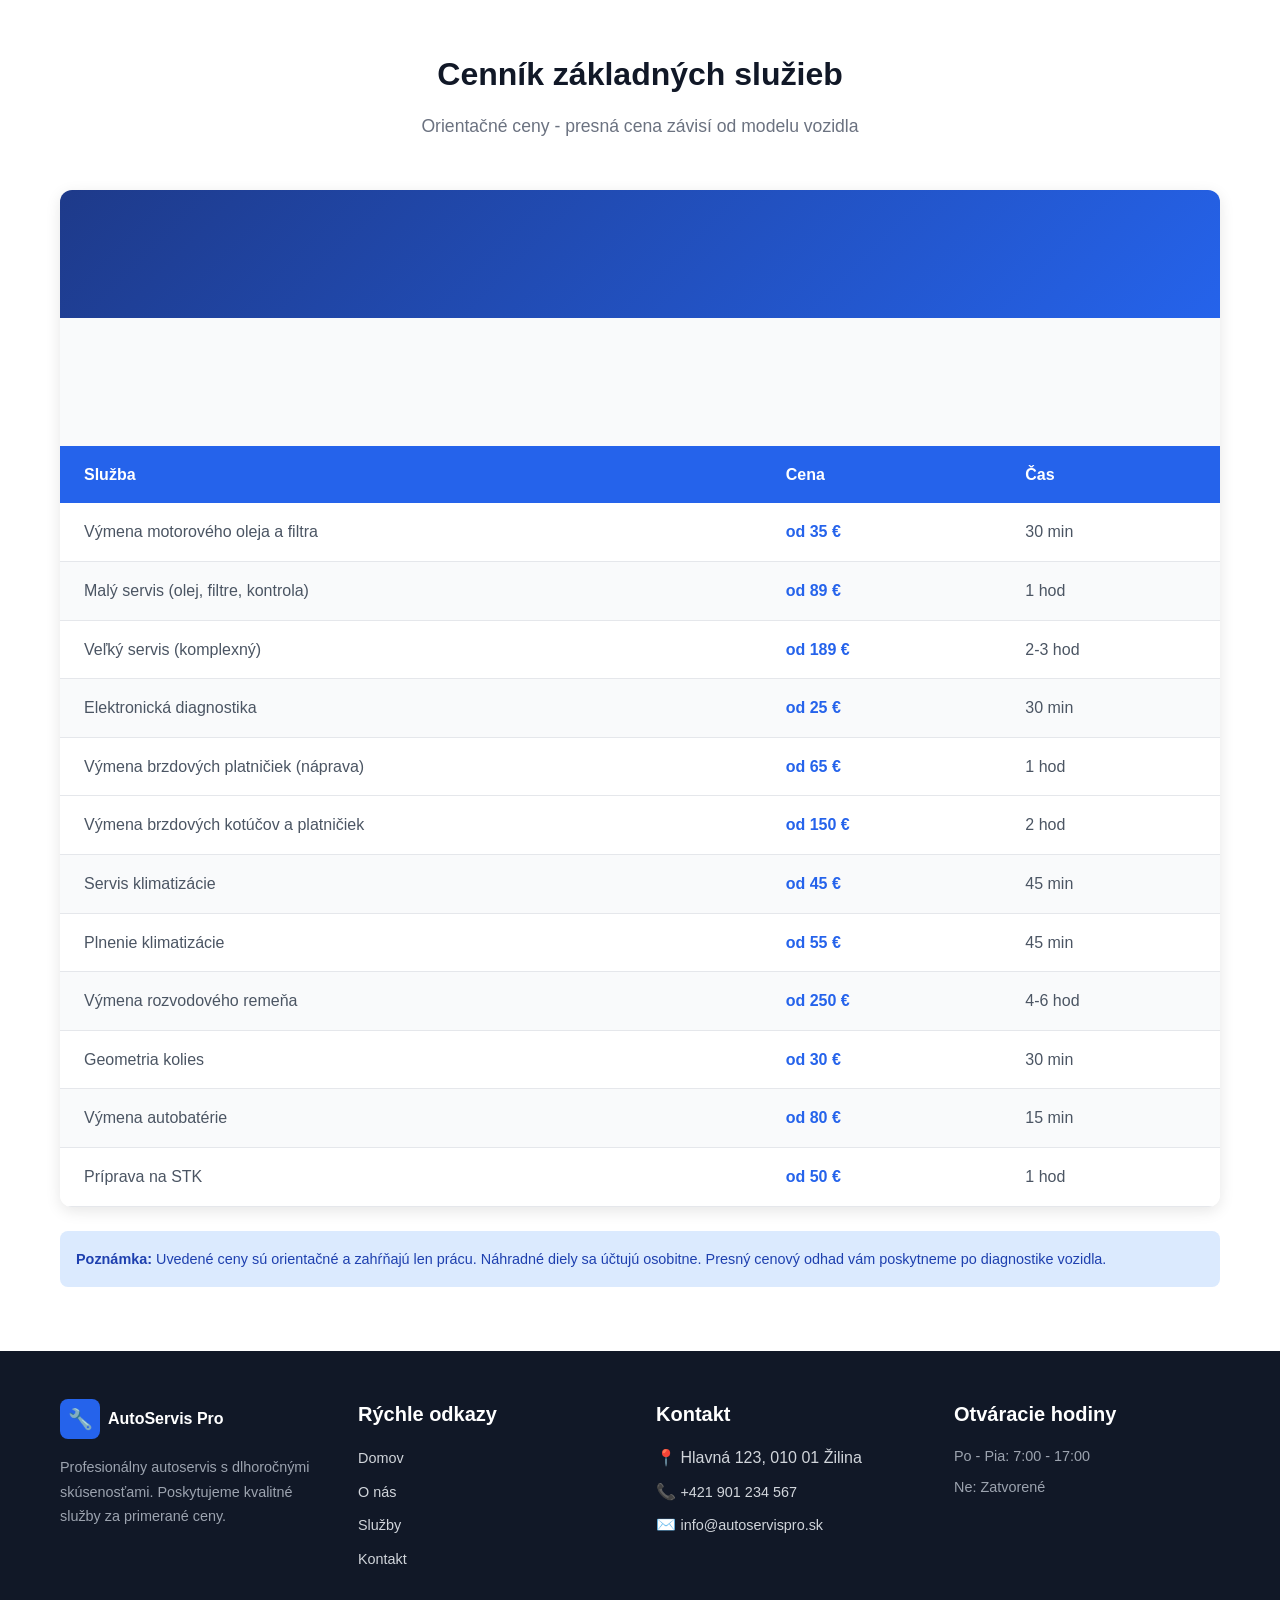
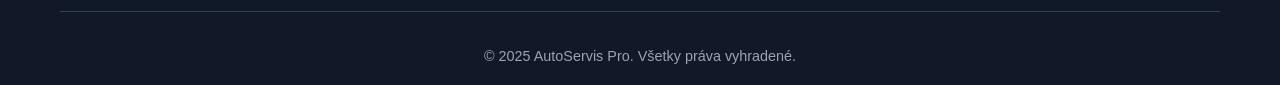
<file: sluzby.html>
<!DOCTYPE html>
<html lang="sk">
<head>
    <meta charset="UTF-8">
    <meta name="viewport" content="width=device-width, initial-scale=1.0">
    
    <!-- Meta značky-->
    <meta name="description" content="Služby - AutoServis Pro. Komplexné servisné služby, opravy motorov, diagnostika, klimatizácia, brzdy a mnoho ďalšieho.">
    <meta name="keywords" content="servis, opravy, diagnostika, motor, brzdy, klimatizácia, geometria, STK, cenník">
    <meta name="author" content="AutoServis Pro">
    
    <title>Služby - AutoServis Pro</title>
    
    <link rel="stylesheet" href="css/style.css">
</head>
<body>
    <!-- Navigačná lišta (navbar)-->
    <nav id="navbar" class="navbar">
        <div class="container">
            <div class="nav-wrapper">
                <a href="index.html" class="logo">
                    <div class="logo-icon">🔧</div>
                    <span class="logo-text">AutoServis Pro</span>
                </a>

                <ul class="nav-menu" id="navMenu">
                    <li><a href="index.html" class="nav-link">Domov</a></li>
                    <li><a href="o_nas.html" class="nav-link">O nás</a></li>
                    <li><a href="sluzby.html" class="nav-link">Služby</a></li>
                    <li><a href="kontakt.html" class="nav-link">Kontakt</a></li>
                </ul>

                <button class="hamburger" id="hamburger" aria-label="Toggle menu">
                    <span></span>
                    <span></span>
                    <span></span>
                </button>
            </div>
        </div>
    </nav>

    <main>
        <!-- Úvodná sekcia stránky s nadpisom a popisom služieb -->
        <section class="page-header page-header-blue">
            <div class="container">
                <h1>Naše služby</h1>
                <p>Poskytujeme komplexné servisné služby pre všetky typy osobných a úžitkových vozidiel.</p>
            </div>
        </section>

            <!-- Obrázky (Images) -->
        <section class="service-image">
            <div class="container">
                <img src="img/Servis a údržba.jpg" alt="Náš autoservis" loading="lazy">
            </div>
        </section>

            <!-- Navigácia -->
            <div class="container-narrow">
                <div class="section-header">
                    <h2>Detailný prehľad služieb</h2>
                    <p>Kliknite na jednotlivé položky pre zobrazenie detailov</p>
                </div>

                <div class="accordion" id="servicesAccordion">
                </div>
            </div>
        </section>

        <section class="pricing-section">
            <div class="container">
                <div class="section-header">
                    <h2>Cenník základných služieb</h2>
                    <p>Orientačné ceny - presná cena závisí od modelu vozidla</p>
                </div>
                <div class="table-wrapper">
                    <table class="price-table">
                        <thead>
                            <tr>
                                <th>Služba</th>
                                <th>Cena</th>
                                <th>Čas</th>
                <!-- Banner s textom (Page header) -->
                <!--  Rôzne nadpisy (Headings) -->
                <section class="page-header page-header-blue">
                        </thead>
                        <tbody>
                            <tr>
                                <td>Výmena motorového oleja a filtra</td>
                                <td class="price">od 35 €</td>
                                <td>30 min</td>
                            </tr>
                <!-- Akordeón (Accordion) -->
                <section class="accordion-section">
                                <td>Malý servis (olej, filtre, kontrola)</td>
                                <td class="price">od 89 €</td>
                                <td>1 hod</td>
                            </tr>
                            <tr>
                                <td>Veľký servis (komplexný)</td>
                                <td class="price">od 189 €</td>
                                <td>2-3 hod</td>
                            </tr>
                            <tr>
                                <td>Elektronická diagnostika</td>
                                <td class="price">od 25 €</td>
                                <td>30 min</td>
                            </tr>
                            <tr>
                                <td>Výmena brzdových platničiek (náprava)</td>
                                <td class="price">od 65 €</td>
                                <td>1 hod</td>
                            </tr>
                            <!-- Tabuľka (Table) -->
                            <table class="price-table">
                                <td>Výmena brzdových kotúčov a platničiek</td>
                                <td class="price">od 150 €</td>
                                <td>2 hod</td>
                            </tr>
                            <tr>
                                <td>Servis klimatizácie</td>
                                <td class="price">od 45 €</td>
                                <td>45 min</td>
                            </tr>
                            <tr>
                                <td>Plnenie klimatizácie</td>
                                <td class="price">od 55 €</td>
                                <td>45 min</td>
                            </tr>
                            <tr>
                                <td>Výmena rozvodového remeňa</td>
                                <td class="price">od 250 €</td>
                                <td>4-6 hod</td>
                            </tr>
                            <tr>
                                <td>Geometria kolies</td>
                                <td class="price">od 30 €</td>
                                <td>30 min</td>
                            </tr>
                            <tr>
                                <td>Výmena autobatérie</td>
                                <td class="price">od 80 €</td>
                                <td>15 min</td>
                            </tr>
                            <tr>
                                <td>Príprava na STK</td>
                                <td class="price">od 50 €</td>
                                <td>1 hod</td>
                            </tr>
                        </tbody>
                    </table>
                </div>

                <div class="price-note">
                    <p><strong>Poznámka:</strong> Uvedené ceny sú orientačné a zahŕňajú len prácu. Náhradné diely sa účtujú osobitne. Presný cenový odhad vám poskytneme po diagnostike vozidla.</p>
                </div>
            </div>
        </section>
    </main>

    <!--Footer stránky-->
    <footer class="footer">
        <div class="container">
            <div class="footer-grid">
                <div class="footer-col">
                    <div class="footer-logo">
                        <div class="logo-icon">🔧</div>
                        <span>AutoServis Pro</span>
                    </div>
                    <p>Profesionálny autoservis s dlhoročnými skúsenosťami. Poskytujeme kvalitné služby za primerané ceny.</p>
                </div>

                <div class="footer-col">
                    <h4>Rýchle odkazy</h4>
                    <ul class="footer-links">
                        <li><a href="index.html">Domov</a></li>
                        <li><a href="o_nas.html">O nás</a></li>
                        <li><a href="sluzby.html">Služby</a></li>
                        <li><a href="kontakt.html">Kontakt</a></li>
                    </ul>
                </div>

                <div class="footer-col">
                    <h4>Kontakt</h4>
                    <ul class="footer-contact">
                        <li>📍 Hlavná 123, 010 01 Žilina</li>
                        <li>📞 <a href="tel:+421901234567">+421 901 234 567</a></li>
                        <li>✉️ <a href="mailto:info@autoservispro.sk">info@autoservispro.sk</a></li>
                    </ul>
                </div>

                <div class="footer-col">
                    <h4>Otváracie hodiny</h4>
                    <ul class="footer-hours">
                        <li>Po - Pia: 7:00 - 17:00</li>
                        <li>Ne: Zatvorené</li>
                    </ul>
                </div>
            </div>

            <div class="footer-bottom">
                <p>&copy; 2025 AutoServis Pro. Všetky práva vyhradené.</p>
            </div>
        </div>
    </footer>
    <script src="js/app.js"></script>
</body>
</html>
</file>
<file: css/style.css>
:root {
    --primary: #2563eb;
    --primary-hover: #1e40af;
    --primary-dark: #1e3a8a;
    --secondary: #e5e7eb;
    --accent: #bfdbfe;
    --accent-light: #dbeafe;
    --text-primary: #111827;
    --text-secondary: #4b5563;
    --text-muted: #6b7280;
    --white: #fff;
    --gray-50: #f9fafb;
    --gray-100: #f3f4f6;
    --shadow-sm: 0 2px 10px rgba(0,0,0,0.1);
    --shadow-md: 0 4px 20px rgba(0,0,0,0.1);
    --shadow-lg: 0 20px 40px rgba(0,0,0,0.3);
    --transition: all 0.3s ease; 
    --radius-sm: 8px; 
    --radius-md: 12px; 
    --container-max: 1200px; 
    --container-narrow: 900px; 
    --header-height: 72px; 
    --footer-height: 160px; 
}


* { margin: 0; padding: 0; box-sizing: border-box; }
html { scroll-behavior: smooth; }   
body { font-family: 'Segoe UI', Tahoma, Geneva, Verdana, sans-serif; line-height: 1.6; color: var(--text-primary); background: var(--white); }

h1 { font-size: 2.5rem; font-weight: 800; line-height: 1.2; margin-bottom: 1rem; }
h2 { font-size: 2rem; font-weight: 700; line-height: 1.3; margin-bottom: 1rem; }
h3 { font-size: 1.5rem; font-weight: 600; line-height: 1.4; margin-bottom: 0.75rem; }
h4 { font-size: 1.25rem; font-weight: 600; line-height: 1.5; margin-bottom: 0.5rem; }


p { margin-bottom: 1rem; line-height: 1.7; }
a { text-decoration: none; color: inherit; transition: var(--transition); }
img { max-width: 100%; height: auto; display: block; }

.container { max-width: var(--container-max); margin: 0 auto; padding: 0 20px; }
.container-narrow { max-width: var(--container-narrow); margin: 0 auto; padding: 0 20px; }


.navbar { background: var(--white); box-shadow: var(--shadow-sm); position: sticky; top: 0; z-index: 1000; }
.nav-wrapper { display: flex; justify-content: space-between; align-items: center; padding: 1rem 0; }
.logo { display: flex; align-items: center; gap: 0.5rem; font-size: 1.25rem; font-weight: 700; color: var(--text-primary); }
.logo-icon { background: var(--primary); color: var(--white); width: 40px; height: 40px; display: flex; align-items: center; justify-content: center; border-radius: var(--radius-sm); font-size: 1.25rem; }
.logo:hover { opacity: 0.8; }
.nav-menu { display: flex; list-style: none; gap: 2rem; }
.nav-buttons,
.nav-user { display: flex; list-style: none; gap: 1rem; align-items: center; }
.nav-buttons li,
.nav-user li { margin: 0; }
.nav-user-name { color: var(--text-primary); font-weight: 600; }
.nav-link { color: var(--text-secondary); font-weight: 500; padding: 0.5rem 0; position: relative; }
.nav-link:hover, .nav-link.active { color: var(--primary); }
.nav-link.active::after { content: ''; position: absolute; bottom: 0; left: 0; right: 0; height: 2px; background: var(--primary); }
.hamburger { display: none; flex-direction: column; background: none; border: none; cursor: pointer; padding: 0.5rem; }
.hamburger span { width: 25px; height: 3px; background: var(--text-primary); margin: 3px 0; transition: 0.3s; border-radius: 3px; }
.hamburger.active span:nth-child(1) { transform: rotate(-45deg) translate(-5px, 6px); }
.hamburger.active span:nth-child(2) { opacity: 0; }
.hamburger.active span:nth-child(3) { transform: rotate(45deg) translate(-5px, -6px); }


.alert { background: var(--accent); border-left: 4px solid var(--primary); padding: 1rem 0; }
.alert-content { display: flex; align-items: flex-start; gap: 1rem; }
.alert-icon { font-size: 1.25rem; flex-shrink: 0; }
.alert-text { flex: 1; margin: 0; color: var(--primary-hover); }
.alert-text strong { font-weight: 700; }
.alert-close { background: none; border: none; font-size: 1.5rem; color: var(--primary); cursor: pointer; flex-shrink: 0; }
.alert-close:hover { color: var(--primary-hover); }
.alert.hidden { display: none; }


.hero { background: linear-gradient(135deg, var(--primary-dark) 0%, var(--primary) 100%); color: var(--white); padding: 5rem 0; }
.hero-content { display: grid; grid-template-columns: 1fr 1fr; gap: 3rem; align-items: center; }
.hero h1 { color: var(--white); margin-bottom: 1rem; }
.hero h2 { color: var(--accent); font-size: 1.5rem; font-weight: 600; margin-bottom: 1.5rem; }
.hero p { color: var(--accent-light); font-size: 1.1rem; margin-bottom: 2rem; }
.hero-image { border-radius: 12px; overflow: hidden; box-shadow: var(--shadow-lg); }
.hero-image img { width: 100%; height: 400px; object-fit: cover; }


.btn { display: inline-block; padding: 0.75rem 2rem; border-radius: var(--radius-sm); font-weight: 600; text-align: center; cursor: pointer; border: none; transition: var(--transition); }
.btn-primary { background: var(--primary); color: var(--white); }
.btn-primary:hover { background: var(--primary-hover); }
.btn-white { background: var(--white); color: var(--primary); }
.btn-white:hover { background: var(--gray-100); }
.btn-secondary { background: var(--secondary); color: #1f2937; }
.btn-secondary:hover { background: #d1d5db; }
.btn-full { width: 100%; }


.features { padding: 4rem 0; background: var(--white); }
.section-header { text-align: center; max-width: 700px; margin: 0 auto 3rem; }
.section-header h2 { color: var(--text-primary); }
.section-header p { color: var(--text-muted); font-size: 1.1rem; }
.features-grid { display: grid; grid-template-columns: repeat(auto-fit, minmax(300px, 1fr)); gap: 2rem; }
.feature-card { background: var(--gray-50); padding: 2rem; border-radius: var(--radius-md); }
.feature-icon { width: 60px; height: 60px; background: var(--primary); color: var(--white); border-radius: var(--radius-md); display: flex; align-items: center; justify-content: center; font-size: 2rem; margin-bottom: 1.5rem; }
.feature-card h3 { color: var(--text-primary); margin-bottom: 1rem; }
.feature-list { list-style: none; padding: 0; }
.feature-list li { color: var(--text-secondary); padding: 0.5rem 0 0.5rem 1.5rem; position: relative; }
.feature-list li::before { content: '•'; color: var(--primary); font-weight: bold; position: absolute; left: 0; }


.carousel-section { padding: 4rem 0; background: var(--gray-50); }
.carousel { position: relative; background: var(--white); border-radius: var(--radius-md); overflow: hidden; box-shadow: var(--shadow-md); }
.carousel-container { display: flex; transition: transform 0.5s ease; }
.carousel-slide { min-width: 100%; display: grid; grid-template-columns: 1fr 1fr; }
.carousel-text { padding: 3rem; display: flex; flex-direction: column; justify-content: center; }
.carousel-icon { background: var(--accent-light); width: 60px; height: 60px; border-radius: var(--radius-md); display: flex; align-items: center; justify-content: center; font-size: 2rem; margin-bottom: 1.5rem; }
.carousel-text h3 { color: var(--text-primary); margin-bottom: 1rem; }
.carousel-text p { color: var(--text-muted); }
.carousel-image { height: 100%; min-height: 300px; }
.carousel-image img { width: 100%; height: 100%; object-fit: cover; }
.carousel-btn { position: absolute; top: 50%; transform: translateY(-50%); background: rgba(255,255,255,0.9); border: none; width: 50px; height: 50px; border-radius: 50%; font-size: 2rem; cursor: pointer; transition: var(--transition); color: var(--text-primary); display: flex; align-items: center; justify-content: center; box-shadow: var(--shadow-sm); }
.carousel-btn:hover { background: var(--white); transform: translateY(-50%) scale(1.1); }
.carousel-prev { left: 1rem; }
.carousel-next { right: 1rem; }
.carousel-indicators { display: flex; justify-content: center; gap: 0.5rem; padding: 1.5rem; }
.indicator { width: 10px; height: 10px; border-radius: 50%; background: #d1d5db; border: none; cursor: pointer; transition: var(--transition); }
.indicator.active { background: var(--primary); width: 30px; border-radius: 5px; }


.reviews { padding: 4rem 0; background: var(--white); }
.reviews-grid { display: grid; grid-template-columns: repeat(auto-fit, minmax(300px, 1fr)); gap: 2rem; }
.review-card { background: var(--gray-50); padding: 2rem; border-radius: var(--radius-md); }
.rating { color: #fbbf24; font-size: 1.25rem; margin-bottom: 1rem; }
.review-text { color: var(--text-secondary); font-style: italic; margin-bottom: 1rem; }
.review-author { color: var(--text-primary); font-weight: 600; }


.cta { background: var(--primary); color: var(--white); padding: 4rem 0; text-align: center; }
.cta h2 { color: var(--white); margin-bottom: 1rem; }
.cta p { color: var(--accent-light); font-size: 1.1rem; margin-bottom: 2rem; max-width: 600px; margin-left: auto; margin-right: auto; }


.footer { background: #111827; color: #d1d5db; padding: 3rem 0 1rem; }
.footer-grid { display: grid; grid-template-columns: repeat(auto-fit, minmax(250px, 1fr)); gap: 2rem; margin-bottom: 2rem; }
.footer-logo { display: flex; align-items: center; gap: 0.5rem; margin-bottom: 1rem; color: #fff; font-weight: 700; }
.footer-logo .logo-icon { background: #2563eb; }
.footer-col p { color: #9ca3af; font-size: 0.9rem; }
.footer-col h4 { color: #fff; margin-bottom: 1rem; }
.footer-links, .footer-contact, .footer-hours { list-style: none; padding: 0; }
.footer-links li, .footer-contact li, .footer-hours li { margin-bottom: 0.5rem; }
.footer-links a, .footer-contact a { color: #d1d5db; font-size: 0.9rem; }
.footer-links a:hover, .footer-contact a:hover { color: #60a5fa; }
.footer-hours li { color: #9ca3af; font-size: 0.9rem; }
.footer-bottom { border-top: 1px solid #374151; padding-top: 2rem; text-align: center; }
.footer-bottom p { color: #9ca3af; font-size: 0.9rem; margin: 0; }

.page-header { background: linear-gradient(135deg, #374151 0%, #1f2937 100%); color: #fff; padding: 4rem 0; text-align: center; }
.page-header-blue { background: linear-gradient(135deg, var(--primary-dark) 0%, var(--primary) 100%); }
.page-header h1 { color: #fff; margin-bottom: 1rem; }
.page-header p { color: #d1d5db; font-size: 1.1rem; max-width: 700px; margin: 0 auto; }

.page-header .btn { margin-top: 1.5rem; }

@media (max-width: 640px) {
    .page-header .btn { margin-top: 1rem; }
}


.about-story { padding: 4rem 0; background: #fff; }
.two-col-layout { display: grid; grid-template-columns: 1fr 1fr; gap: 3rem; align-items: center; }
.col-text h2 { color: #111827; margin-bottom: 1.5rem; }
.col-text p { color: #4b5563; margin-bottom: 1rem; }
.col-image img { border-radius: 12px; box-shadow: 0 10px 30px rgba(0,0,0,0.15); }


.stats { padding: 4rem 0; background: #f9fafb; }
.stats-grid { display: grid; grid-template-columns: repeat(auto-fit, minmax(200px, 1fr)); gap: 2rem; }
.stat-card { text-align: center; }
.stat-icon { font-size: 3rem; margin-bottom: 1rem; }
.stat-number { font-size: 2.5rem; color: #111827; margin-bottom: 0.5rem; }
.stat-card p { color: #6b7280; margin: 0; }


.values { padding: 4rem 0; background: linear-gradient(135deg, #374151 0%, #1f2937 100%); color: #fff; }
.values .section-header h2 { color: #fff; }
.values .section-header p { color: #d1d5db; }
.values-grid { display: grid; grid-template-columns: repeat(auto-fit, minmax(300px, 1fr)); gap: 2rem; }
.value-card { text-align: center; }
.value-card h3 { color: #fff; margin-bottom: 1rem; }
.value-card p { color: #d1d5db; }


.certifications { padding: 4rem 0; background: #f9fafb; }
.cert-box { background: #fff; padding: 2rem; border-radius: 12px; box-shadow: 0 4px 15px rgba(0,0,0,0.1); }
.cert-grid { display: grid; grid-template-columns: 1fr 1fr; gap: 3rem; }
.cert-col h4 { color: #111827; margin-bottom: 1rem; }
.cert-list { list-style: none; padding: 0; }
.cert-list li { color: #4b5563; padding: 0.5rem 0; }


.service-image { padding: 2rem 0; background: #fff; }
.service-image img { width: 100%; height: 400px; object-fit: cover; border-radius: 12px; box-shadow: 0 10px 30px rgba(0,0,0,0.15); }


.accordion-section { padding: 4rem 0; background: #f9fafb; }
.accordion { background: #fff; }
.accordion-item { border-bottom: 1px solid #e5e7eb; }
.accordion-item:last-child { border-bottom: none; } 
.accordion-header { width: 100%; padding: 1.5rem; background: #fff; border: none; text-align: left; cursor: pointer; display: flex; align-items: center; gap: 1rem; transition: background 0.3s ease; }
.accordion-header:hover { background: #f9fafb; }
.accordion-icon-wrapper { background: #dbeafe; padding: 0.75rem; border-radius: 8px; flex-shrink: 0; }
.accordion-icon { font-size: 1.5rem; }
.accordion-title-wrapper { flex: 1; }
.accordion-title-wrapper h3 { color: #111827; margin-bottom: 0.25rem; }
.accordion-subtitle { color: #6b7280; font-size: 0.9rem; }
.accordion-arrow { font-size: 1.5rem; color: #9ca3af; transition: transform 0.3s ease; }
.accordion-header.active .accordion-arrow { transform: rotate(180deg); }
.accordion-body { padding: 1.5rem; background: #f9fafb; border-top: 1px solid #e5e7eb; }
.accordion-body h4 { color: #111827; margin-bottom: 1rem; }
.accordion-body ul { list-style: none; padding: 0; }
.accordion-body li { color: #4b5563; padding: 0.5rem 0 0.5rem 1.5rem; position: relative; }
.accordion-body li::before { content: '✓'; color: #2563eb; position: absolute; left: 0; }

details.accordion-item { background: #fff; border-bottom: 1px solid #e5e7eb; }
details.accordion-item summary.accordion-header { display: flex; align-items: center; gap: 1rem; padding: 1.5rem; cursor: pointer; list-style: none; }
details.accordion-item summary.accordion-header::-webkit-details-marker { display: none; }
details.accordion-item[open] summary.accordion-header { background: #f9fafb; }
details.accordion-item summary.accordion-header:hover { background: #f9fafb; }
details.accordion-item .accordion-icon-wrapper { background: #dbeafe; padding: 0.75rem; border-radius: 8px; flex-shrink: 0; }
details.accordion-item .accordion-icon { font-size: 1.5rem; }
details.accordion-item .accordion-title-wrapper { flex: 1; }
details.accordion-item .accordion-title-wrapper h3 { color: #111827; margin-bottom: 0.25rem; }
details.accordion-item .accordion-subtitle { color: #6b7280; font-size: 0.95rem; }
details.accordion-item .accordion-arrow { margin-left: auto; transition: transform 0.3s ease; color: #9ca3af; }
details.accordion-item[open] .accordion-arrow { transform: rotate(180deg); }
details.accordion-item .accordion-content { padding: 0 1.5rem 1.5rem; }

.pricing-section { padding: 4rem 0; background: #fff; }
.table-wrapper { overflow-x: auto; border-radius: 12px; box-shadow: 0 4px 15px rgba(0,0,0,0.1); }
/* <!-- Tabuľka styles --> */
.price-table { width: 100%; border-collapse: collapse; background: #fff; }
.price-table thead { background: #2563eb; color: #fff; }
.price-table th { padding: 1rem 1.5rem; text-align: left; font-weight: 600; }
.price-table tbody tr { border-bottom: 1px solid #e5e7eb; transition: background 0.3s ease; }
.price-table tbody tr:nth-child(even) { background: #f9fafb; }
.price-table tbody tr:hover { background: #f3f4f6; }
.price-table td { padding: 1rem 1.5rem; color: #4b5563; }
.price-table .price { color: #2563eb; font-weight: 600; }
.price-note { margin-top: 1.5rem; padding: 1rem; background: #dbeafe; border-radius: 8px; }
.price-note p { color: #1e40af; margin: 0; font-size: 0.9rem; }

.contact-section { padding: 4rem 0; background: #fff; }
.contact-grid { display: grid; grid-template-columns: 1fr 1fr; gap: 3rem; }
.contact-info h2 { color: #111827; margin-bottom: 2rem; }
.contact-item { display: flex; gap: 1rem; margin-bottom: 2rem; }
.contact-icon { font-size: 1.5rem; flex-shrink: 0; }
.contact-item h4 { color: #111827; margin-bottom: 0.5rem; }
.contact-item p { color: #4b5563; margin: 0; }
.contact-item a { color: #2563eb; }
.contact-item a:hover { text-decoration: underline; }
.contact-image { margin-top: 2rem; border-radius: 12px; overflow: hidden; box-shadow: 0 10px 30px rgba(0,0,0,0.15); }
.contact-image img { width: 100%; height: 300px; object-fit: cover; }


.contact-form-wrapper h2 { color: #111827; margin-bottom: 2rem; }
.contact-form { background: #f9fafb; padding: 2rem; border-radius: 12px; }
.form-group { margin-bottom: 1.5rem; }
.form-group label { display: block; color: #374151; font-weight: 600; margin-bottom: 0.5rem; }

.auth-page {
    min-height: calc(100vh - var(--header-height));
    display: flex;
    align-items: center;
    justify-content: center;
    padding: 4rem 20px;
    background: linear-gradient(180deg, #f8fbff 0%, #ffffff 100%);
}

.auth-form {
    width: min(100%, 420px);
    background: var(--white);
    padding: 2.5rem 2rem;
    border-radius: var(--radius-md);
    box-shadow: var(--shadow-lg);
    border: 1px solid rgba(37, 99, 235, 0.12);
}

.auth-form h1 {
    text-align: center;
    margin-bottom: 1.5rem;
    font-size: 2rem;
    color: var(--text-primary);
}

.auth-form p {
    color: var(--text-secondary);
    text-align: center;
    margin-top: 1.25rem;
}

.auth-form p a {
    color: var(--primary);
}

.form-errors,
.form-success {
    border-radius: var(--radius-sm);
    padding: 1rem 1rem;
    margin-bottom: 1.5rem;
    font-size: 0.95rem;
}

.form-errors {
    background: #fee2e2;
    color: #991b1b;
    border: 1px solid #fecaca;
}

.form-success {
    background: #dcfce7;
    color: #166534;
    border: 1px solid #bbf7d0;
}

.auth-form .form-group input {
    width: 100%;
    padding: 0.9rem 1rem;
    border-radius: var(--radius-sm);
    border: 1px solid #d1d5db;
    background: #f8fafc;
    color: var(--text-primary);
    transition: border-color 0.2s ease, box-shadow 0.2s ease;
}

.auth-form .form-group input:focus {
    outline: none;
    border-color: var(--primary);
    box-shadow: 0 0 0 3px rgba(59, 130, 246, 0.12);
}

.auth-form .btn-primary {
    width: 100%;
    padding: 0.95rem 1rem;
    font-size: 1rem;
}

@media (max-width: 640px) {
    .auth-form {
        padding: 2rem 1.5rem;
    }
}

.required { color: #ef4444; }
.form-group input, .form-group textarea { width: 100%; padding: 0.75rem; border: 1px solid #d1d5db; border-radius: 8px; font-size: 1rem; font-family: inherit; transition: all 0.3s ease; }
.form-group input:focus, .form-group textarea:focus { outline: none; border-color: #2563eb; box-shadow: 0 0 0 3px rgba(37,99,235,0.1); }
.form-group input.error, .form-group textarea.error { border-color: #ef4444; }
.form-group textarea { resize: vertical; min-height: 120px; }
.checkbox-group { margin-bottom: 1.5rem; }
.checkbox-label { display: flex; align-items: flex-start; gap: 0.75rem; cursor: pointer; }
.checkbox-label input[type="checkbox"] { width: auto; margin-top: 0.25rem; flex-shrink: 0; cursor: pointer; }
.checkbox-label span { color: #4b5563; font-size: 0.9rem; line-height: 1.6; }
.error-message { display: block; color: #ef4444; font-size: 0.875rem; margin-top: 0.5rem; }
.form-note { text-align: center; color: #6b7280; font-size: 0.9rem; margin-top: 1rem; }


@media (max-width: 768px) {
    h1 { font-size: 2rem; }
    h2 { font-size: 1.75rem; }
    h3 { font-size: 1.375rem; }
    .nav-menu { position: absolute; top: 100%; left: 0; right: 0; background: #fff; flex-direction: column; gap: 0; padding: 1rem 0; box-shadow: 0 10px 20px rgba(0,0,0,0.1); max-height: 0; overflow: hidden; transition: max-height 0.3s ease; }
    .nav-menu.active { max-height: 500px; }
    .nav-link { padding: 1rem 1.5rem; border-bottom: 1px solid #f3f4f6; }
    .hamburger { display: flex; }
    .hero-content { grid-template-columns: 1fr; }
    .hero-image { display: none; }
    .features-grid { grid-template-columns: 1fr; }
    .carousel-slide { grid-template-columns: 1fr; }
    .carousel-image { min-height: 250px; }
    .carousel-btn { width: 40px; height: 40px; font-size: 1.5rem; }
    .two-col-layout, .cert-grid, .contact-grid { grid-template-columns: 1fr; }
    .footer-grid { grid-template-columns: 1fr; }
}

@media (min-width: 769px) and (max-width: 1024px) {
    .features-grid, .reviews-grid { grid-template-columns: repeat(2, 1fr); }
    .stats-grid { grid-template-columns: repeat(2, 1fr); }
}


@media print {
    .navbar, .footer, .btn { display: none; }
}

.thankyou-box {
    background: #fff;
    padding: 2.5rem;
    border-radius: 12px;
    box-shadow: 0 10px 30px rgba(0,0,0,0.08);
    text-align: center;
    max-width: 700px;
    margin: 2rem auto;
}
.success-icon {
    width: 64px;
    height: 64px;
    background: #10b981;
    color: #fff;
    border-radius: 50%;
    display: inline-flex;
    align-items: center;
    justify-content: center;
    font-size: 2rem;
    margin-bottom: 1rem;
}
.thankyou-text {
    color: #4b5563;
    font-size: 1.05rem;
}

.thankyou-section {
    display: flex;
    align-items: center; 
    justify-content: center; 
    padding: 3rem 0;
    min-height: calc(100vh - var(--header-height) - var(--footer-height));
}

@media (max-width: 640px) {
    .thankyou-section { min-height: auto; padding: 2rem 1rem; }
    .thankyou-box { padding: 1.25rem; }
    .success-icon { width: 48px; height: 48px; font-size: 1.25rem; }
}
</file>
